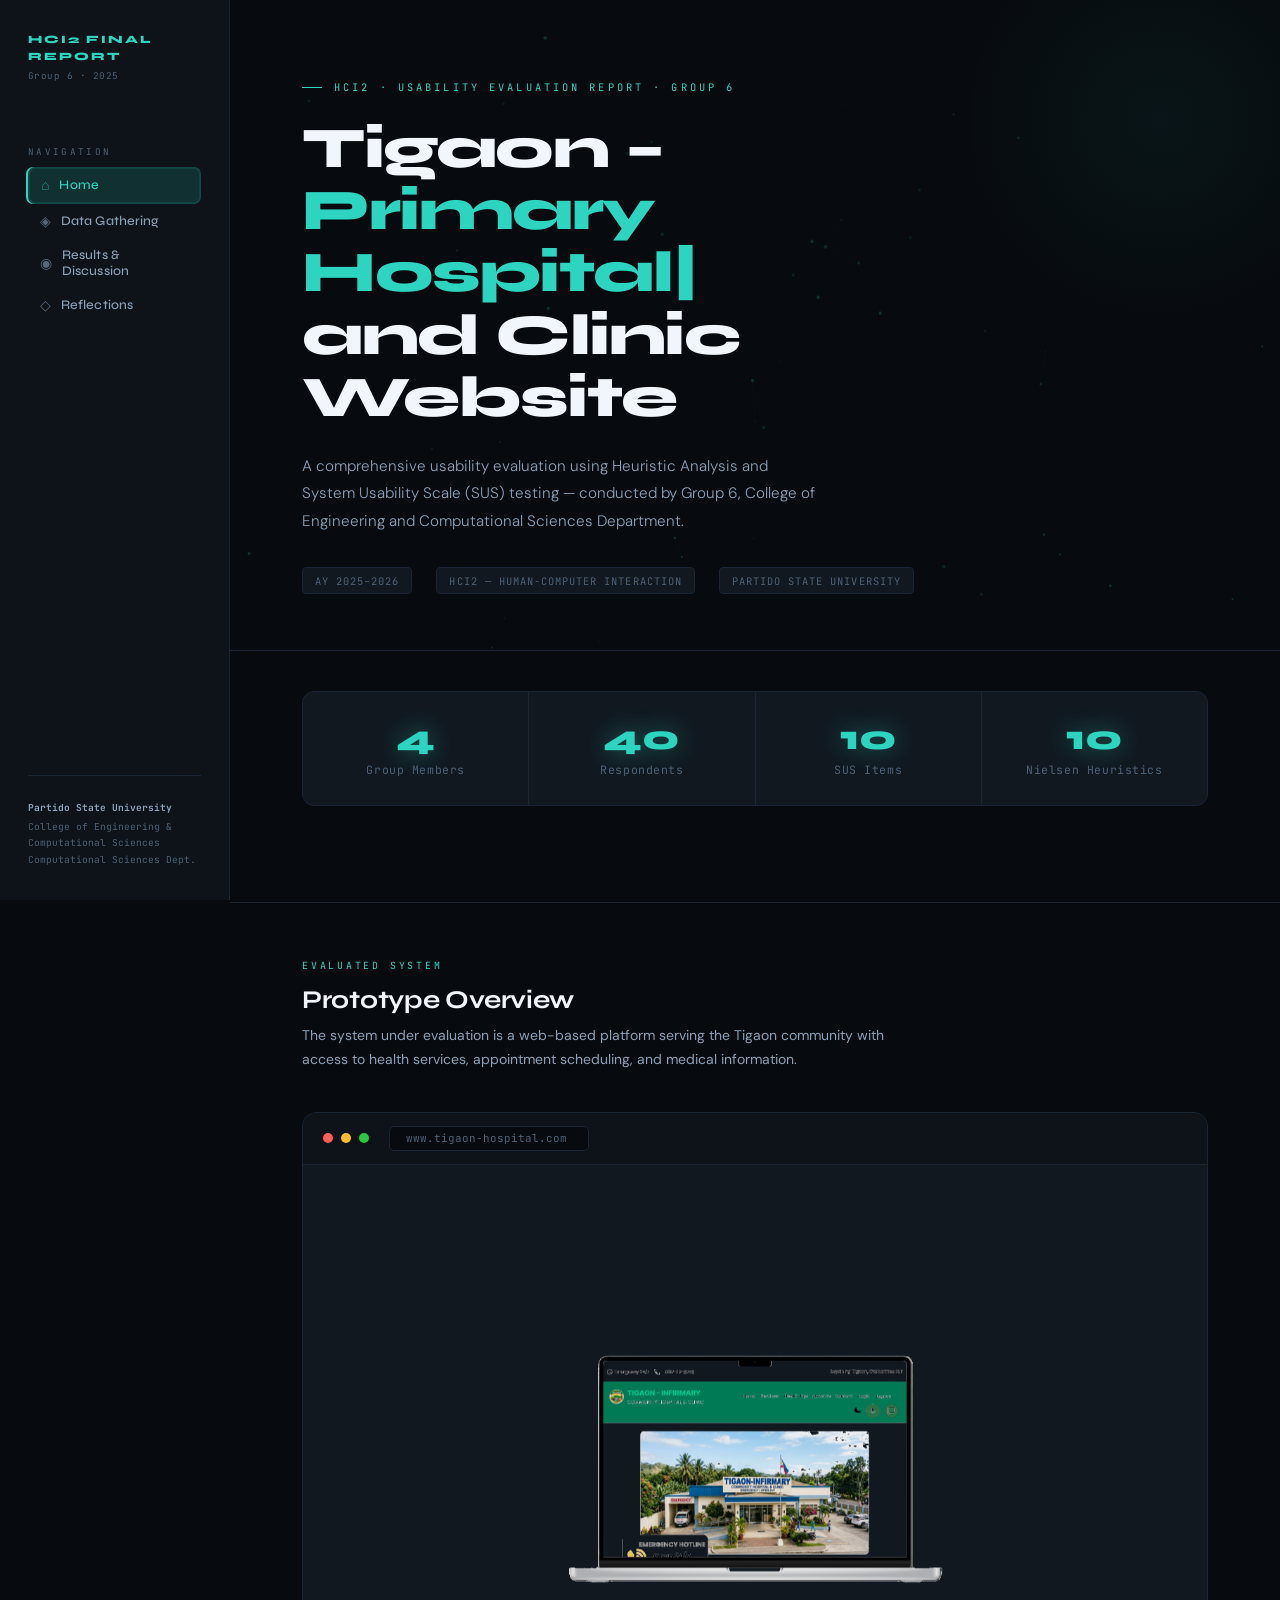
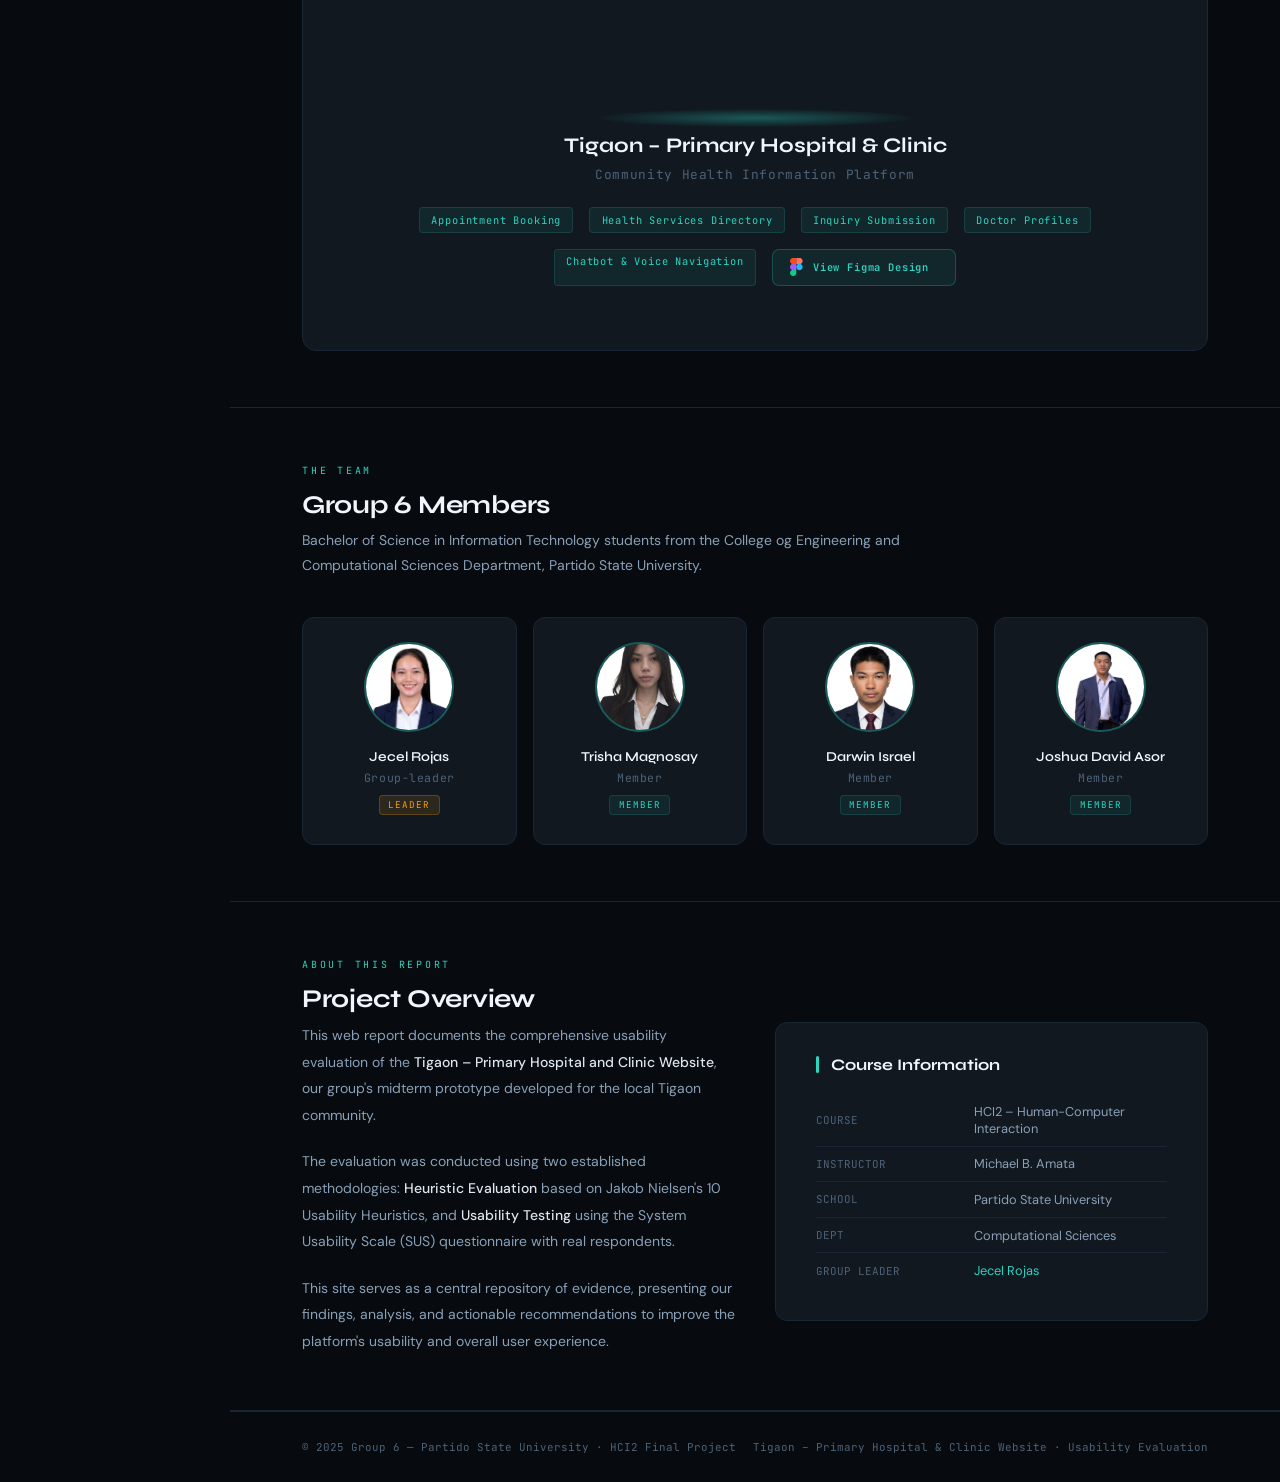
<file: index.html>
<!DOCTYPE html>
<html lang="en">

<head>
  <meta charset="UTF-8" />
  <meta name="viewport" content="width=device-width, initial-scale=1.0" />
  <title>Tigaon Hospital HCI Evaluation — Home</title>
  <link rel="stylesheet" href="style.css" />
</head>

<body>

  <button class="hamburger" onclick="toggleSidebar()">☰</button>
  <div class="overlay" id="overlay" onclick="toggleSidebar()"></div>

  <!-- ─── SIDEBAR ─── -->
  <aside class="sidebar" id="sidebar">
    <div class="sidebar-brand">
      <div class="sidebar-brand-title">HCI2 Final<br />Report</div>
      <div class="sidebar-brand-sub">Group 6 · 2025</div>
    </div>

    <div class="sidebar-section-label">Navigation</div>
    <ul class="sidebar-nav">
      <li><a href="index.html" class="active"><span class="nav-icon">⌂</span> Home</a></li>
      <li><a href="data-gathering.html"><span class="nav-icon">◈</span> Data Gathering</a></li>
      <li><a href="results.html"><span class="nav-icon">◉</span> Results &amp; Discussion</a></li>
      <li><a href="reflections.html"><span class="nav-icon">◇</span> Reflections</a></li>
    </ul>

    <hr class="sidebar-divider" />

    <div class="sidebar-footer">
      <strong>Partido State University</strong>
      College of Engineering &amp; Computational Sciences<br />
      Computational Sciences Dept.
    </div>
  </aside>

  <!-- ─── MAIN ─── -->
  <main class="main">

    <!-- PAGE HEADER -->
    <header class="page-header">
      <div class="page-label anim anim-1">HCI2 · Usability Evaluation Report · Group 6</div>
      <h1 class="page-title anim anim-2">
        Tigaon – <span>Primary Hospital</span><br />and Clinic Website
      </h1>
      <p class="page-subtitle anim anim-3">
        A comprehensive usability evaluation using Heuristic Analysis and System Usability Scale (SUS) testing —
        conducted by Group 6, College of Engineering and Computational Sciences Department.
      </p>
      <div class="page-meta anim anim-4">
        <span class="meta-tag">AY 2025–2026</span>
        <span class="meta-tag">HCI2 — Human-Computer Interaction</span>
        <span class="meta-tag">Partido State University</span>
      </div>
    </header>

    <!-- STATS -->
    <section class="section" style="padding-top:2.5rem; padding-bottom:2.5rem;">
      <div class="stats-row anim anim-3">
        <div class="stat-item">
          <div class="stat-num">4</div>
          <div class="stat-label">Group Members</div>
        </div>
        <div class="stat-item">
          <div class="stat-num">40</div>
          <div class="stat-label">Respondents</div>
        </div>
        <div class="stat-item">
          <div class="stat-num">10</div>
          <div class="stat-label">SUS Items</div>
        </div>
        <div class="stat-item">
          <div class="stat-num">10</div>
          <div class="stat-label">Nielsen Heuristics</div>
        </div>
      </div>
    </section>

    <!-- PROTOTYPE SHOWCASE -->
    <section class="section">
      <div class="section-label anim anim-1">Evaluated System</div>
      <h2 class="section-title anim anim-2">Prototype Overview</h2>
      <p class="section-desc anim anim-3">
        The system under evaluation is a web-based platform serving the Tigaon community with access to health services,
        appointment scheduling, and medical information.
      </p>

      <div class="prototype-showcase anim anim-4">
        <div class="prototype-bar">
          <div class="dot dot-r"></div>
          <div class="dot dot-y"></div>
          <div class="dot dot-g"></div>
          <div class="url-bar">www.tigaon-hospital.com</div>
        </div>
        <div class="prototype-content">
          <div id="proto-float-wrap" style="position:relative;display:inline-block;margin-bottom:1.5rem;">
            <img id="proto-laptop" src="prototype/PROTOTYPE OVERVIEW.png" alt="Prototype Overview"
              style="width:480px;height:480px;object-fit:contain;display:block;" loading="lazy" />
            <div id="proto-shadow" style="
              position:absolute;bottom:-18px;left:50%;
              transform:translateX(-50%);
              width:65%;height:18px;
              background:radial-gradient(ellipse,rgba(45,212,191,0.35) 0%,transparent 75%);
              border-radius:50%;pointer-events:none;">
            </div>
          </div>
          <div class="proto-name">Tigaon – Primary Hospital &amp; Clinic</div>
          <div class="proto-tagline">Community Health Information Platform</div>
          <div class="proto-features">
            <span class="proto-feature">Appointment Booking</span>
            <span class="proto-feature">Health Services Directory</span>
            <span class="proto-feature">Inquiry Submission</span>
            <span class="proto-feature">Doctor Profiles</span>
            <span class="proto-feature">Chatbot &amp; Voice Navigation</span>
            <a href="https://www.figma.com/proto/S35bMvmRMVVDkC00Hvi6rk/TIGAON-INFIRMARY?node-id=0-1&t=dNKPZvSerMMbgXs1-1"
              target="_blank" rel="noopener noreferrer" style="
  display: inline-flex;
  align-items: center;
  gap: 10px;
  text-decoration: none;
  font-family: 'Syne', sans-serif;
  font-size: 0.82rem;
  font-weight: 600;
  letter-spacing: 0.01em;
  color: var(--accent);
  background: var(--accent-dim);
  border: 1px solid rgba(45, 212, 191, 0.25);
  padding: 0.55rem 1rem;
  border-radius: 7px;
  transition: all 0.2s;
">
              <svg width="14" height="18" viewBox="0 0 38 57" fill="none" xmlns="http://www.w3.org/2000/svg"
                aria-hidden="true">
                <path d="M10 57C15.523 57 20 52.523 20 47V37H10C4.477 37 0 41.477 0 47C0 52.523 4.477 57 10 57Z"
                  fill="#0ACF83" />
                <path d="M0 28.5C0 22.977 4.477 18.5 10 18.5H20V38.5H10C4.477 38.5 0 34.023 0 28.5Z" fill="#A259FF" />
                <path d="M0 9.5C0 3.977 4.477-.5 10-.5H20V19.5H10C4.477 19.5 0 15.023 0 9.5Z" fill="#F24E1E" />
                <path d="M20-.5H30C35.523-.5 40 3.977 40 9.5C40 15.023 35.523 19.5 30 19.5H20V-.5Z" fill="#FF7262" />
                <path
                  d="M40 28.5C40 34.023 35.523 38.5 30 38.5C24.477 38.5 20 34.023 20 28.5C20 22.977 24.477 18.5 30 18.5C35.523 18.5 40 22.977 40 28.5Z"
                  fill="#1ABCFE" />
              </svg>
              <span class="proto-feature" style="background:none; border:none; padding:0; color:inherit;">
                View Figma Design
              </span>
              <i class="ti ti-arrow-up-right" aria-hidden="true" style="font-size:0.78rem; opacity:0.55;"></i>
            </a>
            </a>
          </div>
        </div>
      </div>
    </section>

    <!-- GROUP MEMBERS -->
    <section class="section">
      <div class="section-label anim anim-1">The Team</div>
      <h2 class="section-title anim anim-2">Group 6 Members</h2>
      <p class="section-desc anim anim-3">
        Bachelor of Science in Information Technology students from the College og Engineering and Computational
        Sciences Department, Partido State
        University.
      </p>

      <div class="members-grid anim anim-4">
        <div class="member-card">
          <div class="member-avatar"
            style="width:90px;height:90px;overflow:hidden;border-radius:50%;border:2px solid rgba(45,212,191,0.3);margin:0 auto 1rem;">
            <img src="the-team/Jecel Rojas.png" alt="Jecel Rojas"
              style="width:100%;height:100%;object-fit:cover;display:block;" />
          </div>
          <div class="member-name">Jecel Rojas</div>
          <div class="member-role">Group-leader</div>
          <span class="badge badge-leader">Leader</span>
        </div>
        <div class="member-card">
          <div class="member-avatar"
            style="width:90px;height:90px;overflow:hidden;border-radius:50%;border:2px solid rgba(45,212,191,0.3);margin:0 auto 1rem;">
            <img src="the-team/Trisha Magnosay.png" alt="Trisha Magnosay"
              style="width:100%;height:100%;object-fit:cover;display:block;" />
          </div>
          <div class="member-name">Trisha Magnosay</div>
          <div class="member-role">Member</div>
          <span class="badge badge-member">Member</span>
        </div>
        <div class="member-card">
          <div class="member-avatar"
            style="width:90px;height:90px;overflow:hidden;border-radius:50%;border:2px solid rgba(45,212,191,0.3);margin:0 auto 1rem;">
            <img src="the-team/Israel Darwin.png" alt="Israel Darwin"
              style="width:100%;height:100%;object-fit:cover;display:block;" />
          </div>
          <div class="member-name">Darwin Israel</div>
          <div class="member-role">Member</div>
          <span class="badge badge-member">Member</span>
        </div>
        <div class="member-card">
          <div class="member-avatar"
            style="width:90px;height:90px;overflow:hidden;border-radius:50%;border:2px solid rgba(45,212,191,0.3);margin:0 auto 1rem;">
            <img src="the-team/Joshua David Asor.png" alt="Joshua David Asor"
              style="width:100%;height:100%;object-fit:cover;display:block;" />
          </div>
          <div class="member-name">Joshua David Asor</div>
          <div class="member-role">Member</div>
          <span class="badge badge-member">Member</span>
        </div>
      </div>
    </section>

    <!-- ABOUT PROJECT -->
    <section class="section">
      <div class="section-label">About This Report</div>
      <h2 class="section-title">Project Overview</h2>
      <div class="two-col">
        <div class="prose">
          <p>
            This web report documents the comprehensive usability evaluation of the <strong>Tigaon – Primary Hospital
              and Clinic Website</strong>, our group's midterm prototype developed for the local Tigaon community.
          </p>
          <p>
            The evaluation was conducted using two established methodologies: <strong>Heuristic Evaluation</strong>
            based on Jakob Nielsen's 10 Usability Heuristics, and <strong>Usability Testing</strong> using the System
            Usability Scale (SUS) questionnaire with real respondents.
          </p>
          <p>
            This site serves as a central repository of evidence, presenting our findings, analysis, and actionable
            recommendations to improve the platform's usability and overall user experience.
          </p>
        </div>
        <div>
          <div class="document-card">
            <h3><span class="accent-bar"></span>Course Information</h3>
            <table style="width:100%;font-size:0.8rem;border-collapse:collapse;">
              <tr style="border-bottom:1px solid var(--border)">
                <td
                  style="padding:0.55rem 0;color:var(--text-muted);font-family:'JetBrains Mono',monospace;font-size:0.68rem;width:45%">
                  COURSE</td>
                <td style="padding:0.55rem 0;color:var(--text-dim)">HCI2 – Human-Computer Interaction</td>
              </tr>
              <tr style="border-bottom:1px solid var(--border)">
                <td
                  style="padding:0.55rem 0;color:var(--text-muted);font-family:'JetBrains Mono',monospace;font-size:0.68rem">
                  INSTRUCTOR</td>
                <td style="padding:0.55rem 0;color:var(--text-dim)">Michael B. Amata</td>
              </tr>
              <tr style="border-bottom:1px solid var(--border)">
                <td
                  style="padding:0.55rem 0;color:var(--text-muted);font-family:'JetBrains Mono',monospace;font-size:0.68rem">
                  SCHOOL</td>
                <td style="padding:0.55rem 0;color:var(--text-dim)">Partido State University</td>
              </tr>
              <tr style="border-bottom:1px solid var(--border)">
                <td
                  style="padding:0.55rem 0;color:var(--text-muted);font-family:'JetBrains Mono',monospace;font-size:0.68rem">
                  DEPT</td>
                <td style="padding:0.55rem 0;color:var(--text-dim)">Computational Sciences</td>
              </tr>
              <tr>
                <td
                  style="padding:0.55rem 0;color:var(--text-muted);font-family:'JetBrains Mono',monospace;font-size:0.68rem">
                  GROUP LEADER</td>
                <td style="padding:0.55rem 0;color:var(--accent)">Jecel Rojas</td>
              </tr>
            </table>
          </div>
        </div>
      </div>
    </section>

    <footer class="site-footer">
      <span>© 2025 Group 6 — Partido State University · HCI2 Final Project</span>
      <span>Tigaon – Primary Hospital &amp; Clinic Website · Usability Evaluation</span>
    </footer>
  </main>

  <script>
    function toggleSidebar() {
      document.getElementById('sidebar').classList.toggle('open');
      document.getElementById('overlay').classList.toggle('open');
    }
  </script>
  <script src="animations.js"></script>
</body>

</html>
</file>
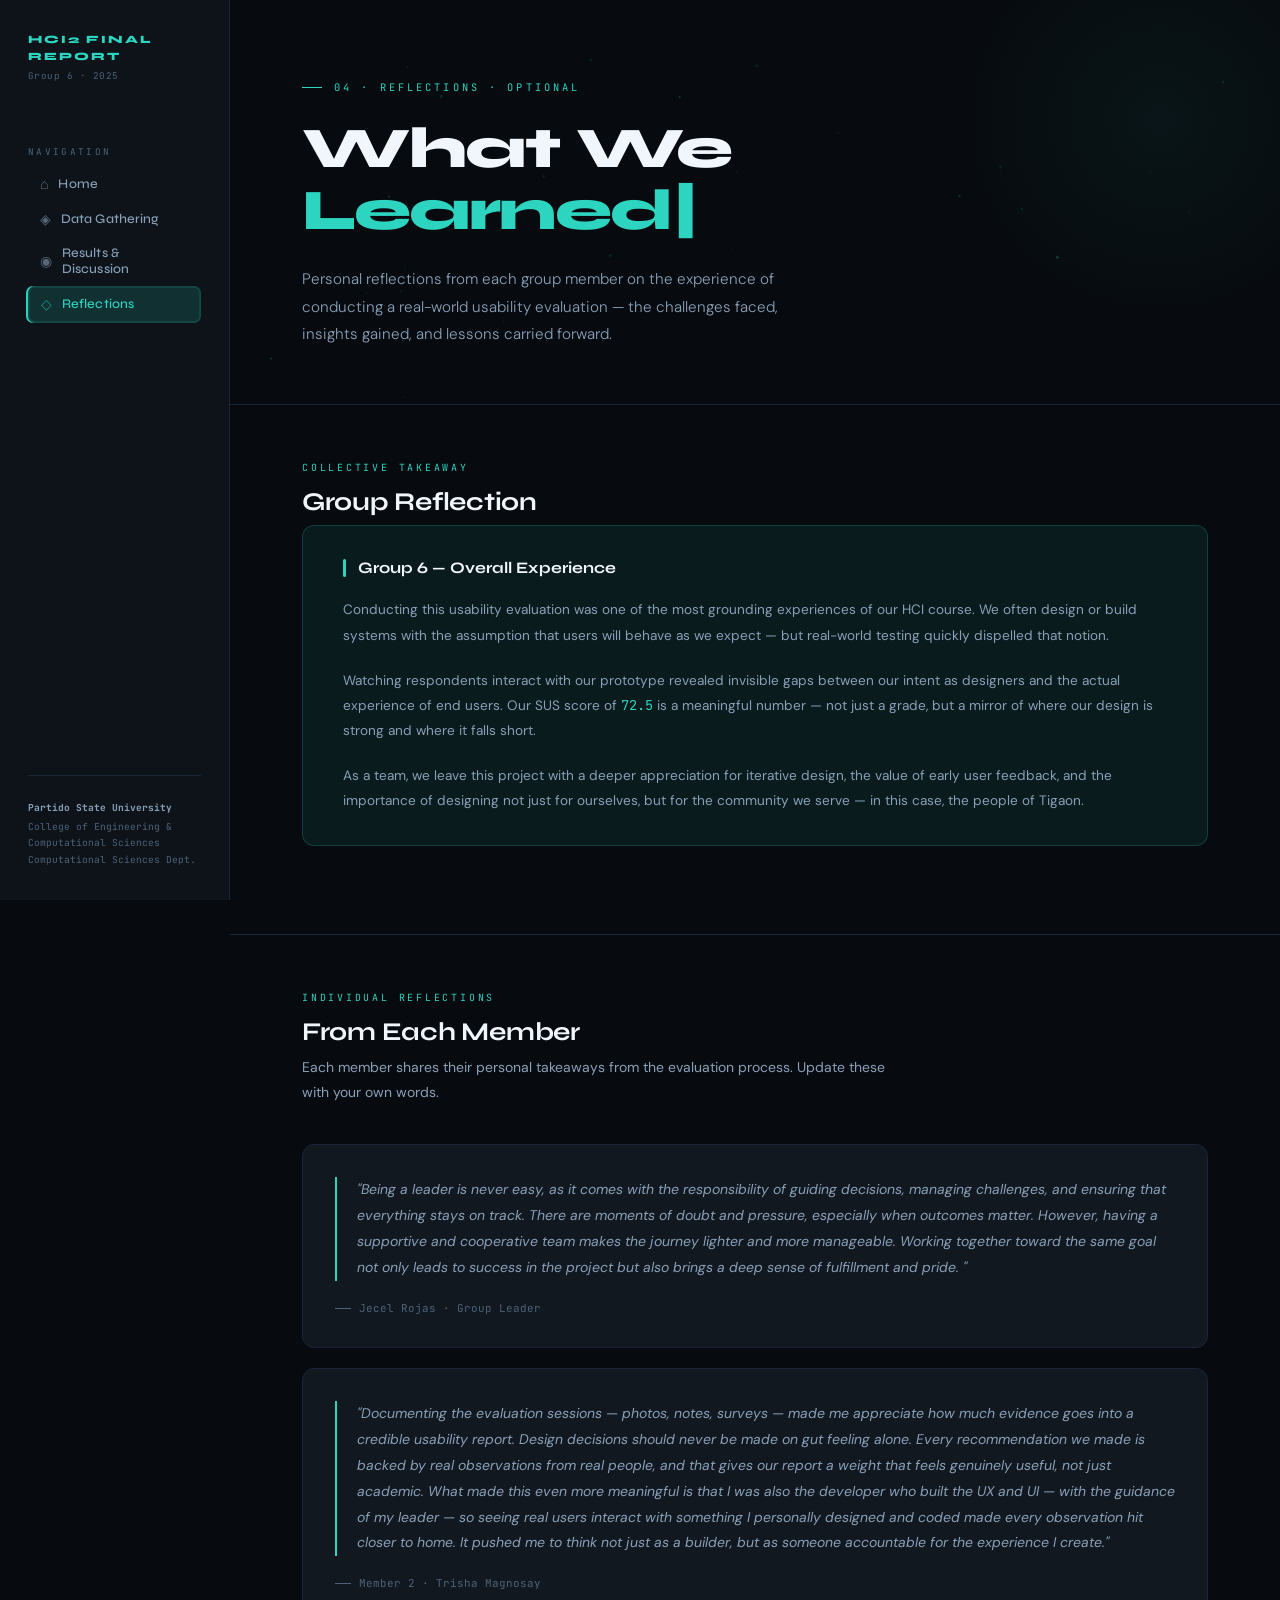
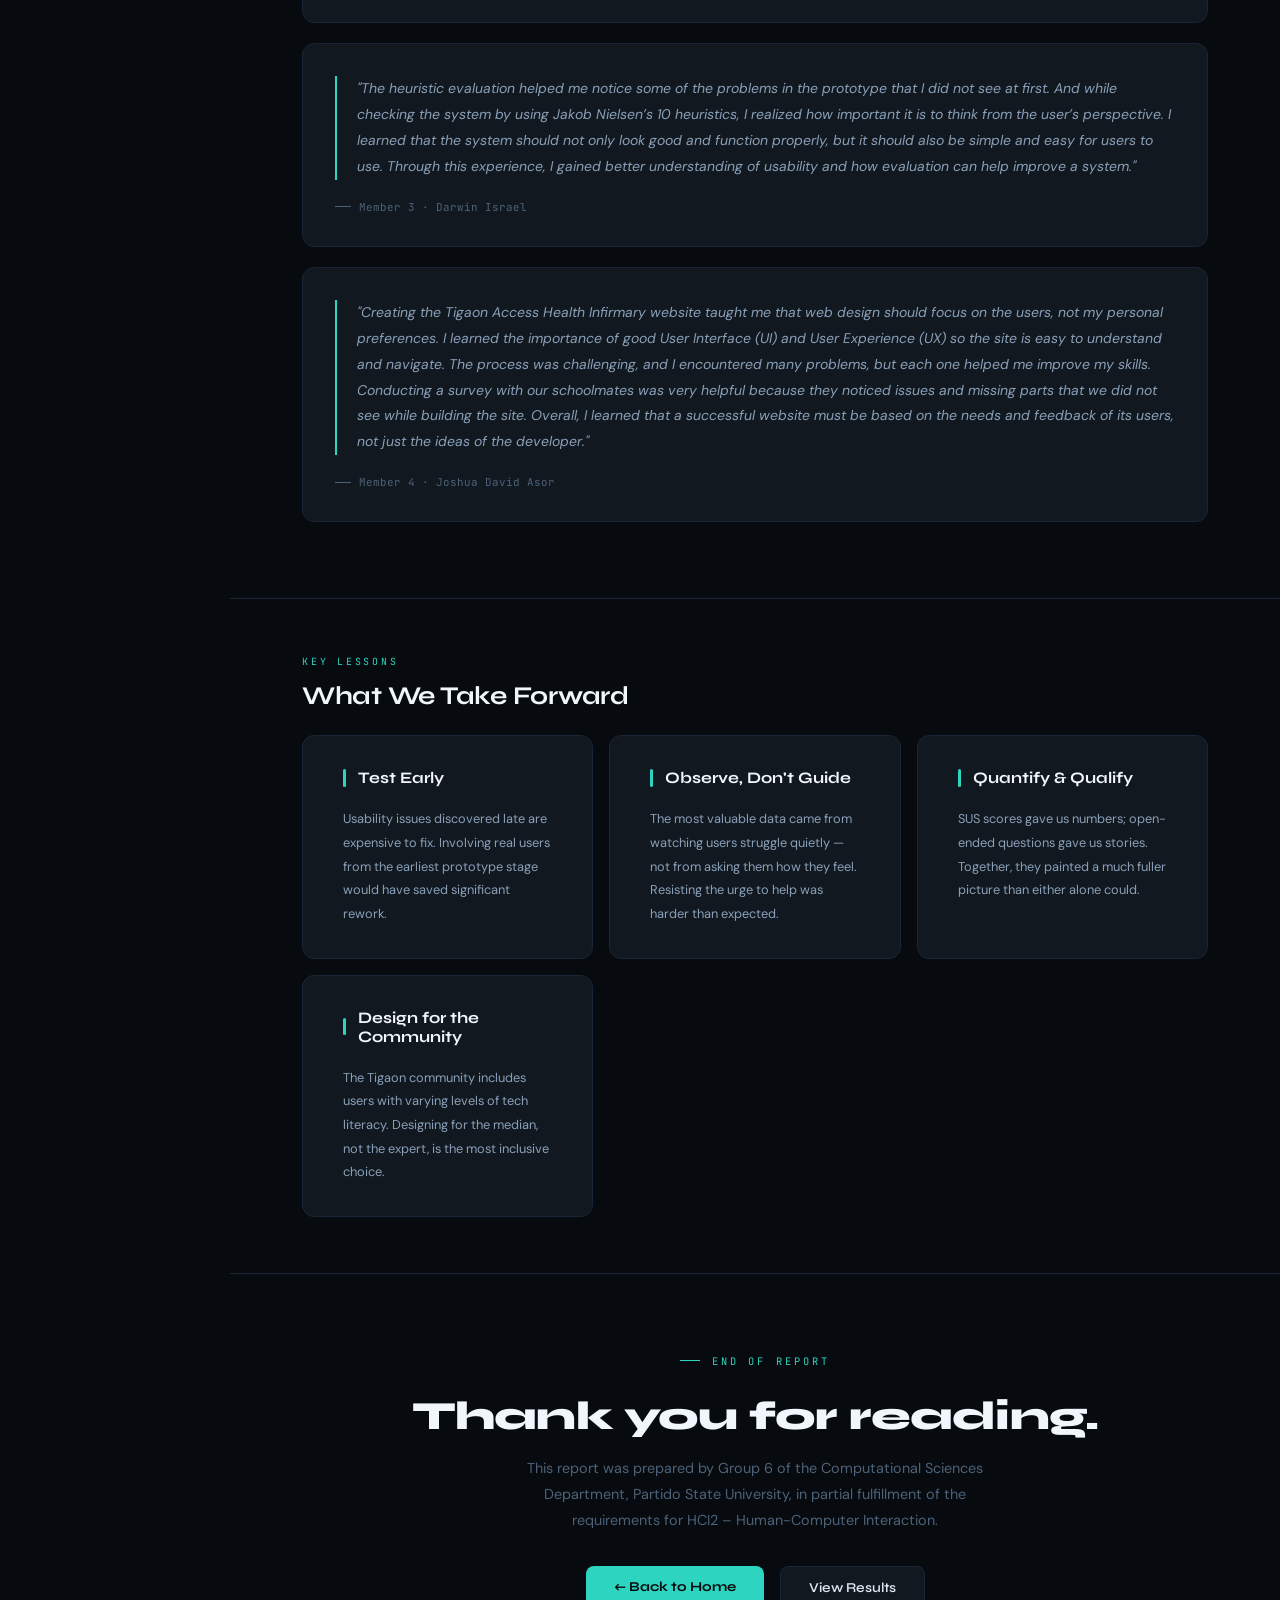
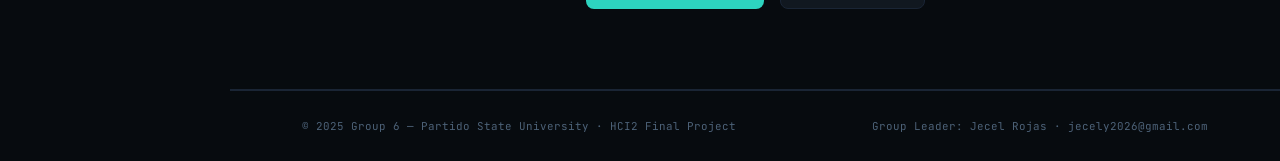
<file: reflections.html>
<!DOCTYPE html>
<html lang="en">

<head>
  <meta charset="UTF-8" />
  <meta name="viewport" content="width=device-width, initial-scale=1.0" />
  <title>Reflections — Tigaon Hospital HCI Evaluation</title>
  <link rel="stylesheet" href="style.css" />
</head>

<body>

  <button class="hamburger" onclick="toggleSidebar()">☰</button>
  <div class="overlay" id="overlay" onclick="toggleSidebar()"></div>

  <!-- ─── SIDEBAR ─── -->
  <aside class="sidebar" id="sidebar">
    <div class="sidebar-brand">
      <div class="sidebar-brand-title">HCI2 Final<br />Report</div>
      <div class="sidebar-brand-sub">Group 6 · 2025</div>
    </div>

    <div class="sidebar-section-label">Navigation</div>
    <ul class="sidebar-nav">
      <li><a href="index.html"><span class="nav-icon">⌂</span> Home</a></li>
      <li><a href="data-gathering.html"><span class="nav-icon">◈</span> Data Gathering</a></li>
      <li><a href="results.html"><span class="nav-icon">◉</span> Results &amp; Discussion</a></li>
      <li><a href="reflections.html" class="active"><span class="nav-icon">◇</span> Reflections</a></li>
    </ul>

    <hr class="sidebar-divider" />
    <div class="sidebar-footer">
      <strong>Partido State University</strong>
      College of Engineering &amp; Computational Sciences<br />
      Computational Sciences Dept.
    </div>
  </aside>

  <!-- ─── MAIN ─── -->
  <main class="main">

    <!-- PAGE HEADER -->
    <header class="page-header">
      <div class="page-label anim anim-1">04 · Reflections · Optional</div>
      <h1 class="page-title anim anim-2">What We<br /><span>Learned</span></h1>
      <p class="page-subtitle anim anim-3">
        Personal reflections from each group member on the experience of conducting a real-world usability evaluation —
        the challenges faced, insights gained, and lessons carried forward.
      </p>
    </header>

    <!-- GROUP REFLECTION -->
    <section class="section">
      <div class="section-label anim anim-1">Collective Takeaway</div>
      <h2 class="section-title anim anim-2">Group Reflection</h2>

      <div class="document-card anim anim-3" style="border-color:rgba(45,212,191,0.2);background:var(--accent-dim)">
        <h3><span class="accent-bar"></span>Group 6 — Overall Experience</h3>
        <p>
          Conducting this usability evaluation was one of the most grounding experiences of our HCI course. We often
          design or build systems with the assumption that users will behave as we expect — but real-world testing
          quickly dispelled that notion.
        </p>
        <p>
          Watching respondents interact with our prototype revealed invisible gaps between our intent as designers and
          the actual experience of end users. Our SUS score of <span
            style="color:var(--accent);font-family:'JetBrains Mono',monospace">72.5</span> is a meaningful number — not
          just a grade, but a mirror of where our design is strong and where it falls short.
        </p>
        <p style="margin:0">
          As a team, we leave this project with a deeper appreciation for iterative design, the value of early user
          feedback, and the importance of designing not just for ourselves, but for the community we serve — in this
          case, the people of Tigaon.
        </p>
      </div>
    </section>

    <!-- INDIVIDUAL REFLECTIONS -->
    <section class="section">
      <div class="section-label">Individual Reflections</div>
      <h2 class="section-title">From Each Member</h2>
      <p class="section-desc">
        Each member shares their personal takeaways from the evaluation process. Update these with your own words.
      </p>

      <div class="reflection-card">
        <blockquote>
          "Being a leader is never easy, as it comes with the responsibility of guiding decisions, managing challenges,
          and ensuring that everything stays on track. There are moments of doubt and pressure, especially when
          outcomes matter. However, having a supportive and cooperative team makes the journey lighter and
          more manageable. Working together toward the same goal not only leads to success in the project but also
          brings a deep sense of fulfillment and pride.
          "
        </blockquote>
        <div class="reflection-author">Jecel Rojas · Group Leader</div>
      </div>

      <div class="reflection-card">
        <blockquote>
          "Documenting the evaluation sessions — photos, notes, surveys — made me appreciate how much evidence goes into
          a credible usability report. Design decisions should never be made on gut feeling alone. Every recommendation
          we made
          is backed by real observations from real people, and that gives our report a weight that feels genuinely
          useful, not
          just academic. What made this even more meaningful is that I was also the developer who built the UX and UI —
          with the guidance
          of my leader — so seeing real users interact with something I personally designed and coded made every
          observation hit closer to home.
          It pushed me to think not just as a builder, but as someone accountable for the experience I create."
        </blockquote>
        <div class="reflection-author">Member 2 · Trisha Magnosay</div>
      </div>

      <div class="reflection-card">
        <blockquote>
          "The heuristic evaluation helped me notice some of the problems in the prototype that I did not see at first.
          And while checking the system by using Jakob Nielsen’s 10 heuristics, I realized how important it is to think
          from the user’s perspective. I learned that the system should not only look good and function properly, but it
          should also be simple and easy for users to use. Through this experience, I gained better understanding of
          usability
          and how evaluation can help improve a system."
        </blockquote>
        <div class="reflection-author">Member 3 · Darwin Israel</div>
      </div>

      <div class="reflection-card">
        <blockquote>
          "Creating the Tigaon Access Health Infirmary website taught me that web design should focus on the users, not
          my personal preferences.
          I learned the importance of good User Interface (UI) and User Experience (UX) so the site is easy to
          understand and navigate.
          The process was challenging, and I encountered many problems, but each one helped me improve my skills.
          Conducting a survey with our schoolmates
          was very helpful because they noticed issues and missing parts that we did not see while building the site.
          Overall, I learned that a successful website must be based on the needs and feedback of its users, not just
          the ideas of the developer."
        </blockquote>
        <div class="reflection-author">Member 4 · Joshua David Asor</div>
      </div>
    </section>

    <!-- LESSONS LEARNED -->
    <section class="section">
      <div class="section-label">Key Lessons</div>
      <h2 class="section-title">What We Take Forward</h2>

      <div style="display:grid;grid-template-columns:repeat(auto-fill,minmax(220px,1fr));gap:1rem;margin-top:1.5rem">
        <div class="document-card" style="margin-bottom:0">
          <h3><span class="accent-bar"></span>Test Early</h3>
          <p style="margin:0;font-size:0.8rem">Usability issues discovered late are expensive to fix. Involving real
            users from the earliest prototype stage would have saved significant rework.</p>
        </div>
        <div class="document-card" style="margin-bottom:0">
          <h3><span class="accent-bar"></span>Observe, Don't Guide</h3>
          <p style="margin:0;font-size:0.8rem">The most valuable data came from watching users struggle quietly — not
            from asking them how they feel. Resisting the urge to help was harder than expected.</p>
        </div>
        <div class="document-card" style="margin-bottom:0">
          <h3><span class="accent-bar"></span>Quantify &amp; Qualify</h3>
          <p style="margin:0;font-size:0.8rem">SUS scores gave us numbers; open-ended questions gave us stories.
            Together, they painted a much fuller picture than either alone could.</p>
        </div>
        <div class="document-card" style="margin-bottom:0">
          <h3><span class="accent-bar"></span>Design for the Community</h3>
          <p style="margin:0;font-size:0.8rem">The Tigaon community includes users with varying levels of tech literacy.
            Designing for the median, not the expert, is the most inclusive choice.</p>
        </div>
      </div>
    </section>

    <!-- CLOSING -->
    <section class="section" style="text-align:center;padding:5rem 4.5rem">
      <div class="page-label" style="justify-content:center">End of Report</div>
      <h2
        style="font-family:'Syne',sans-serif;font-size:2.5rem;font-weight:800;color:var(--white);letter-spacing:-0.02em;margin:1rem 0">
        Thank you for reading.
      </h2>
      <p style="color:var(--text-muted);max-width:480px;margin:0 auto 2rem;font-size:0.9rem;line-height:1.8">
        This report was prepared by Group 6 of the Computational Sciences Department, Partido State University, in
        partial fulfillment of the requirements for HCI2 – Human-Computer Interaction.
      </p>
      <div style="display:flex;gap:1rem;justify-content:center;flex-wrap:wrap">
        <a href="index.html"
          style="background:var(--accent);color:var(--bg);padding:0.75rem 1.75rem;border-radius:8px;text-decoration:none;font-family:'Syne',sans-serif;font-weight:700;font-size:0.85rem">←
          Back to Home</a>
        <a href="results.html"
          style="background:var(--surface-2);color:var(--text);padding:0.75rem 1.75rem;border-radius:8px;text-decoration:none;font-family:'Syne',sans-serif;font-weight:600;font-size:0.85rem;border:1px solid var(--border)">View
          Results</a>
      </div>
    </section>

    <footer class="site-footer">
      <span>© 2025 Group 6 — Partido State University · HCI2 Final Project</span>
      <span>Group Leader: Jecel Rojas · jecely2026@gmail.com</span>
    </footer>
  </main>

  <script>
    function toggleSidebar() {
      document.getElementById('sidebar').classList.toggle('open');
      document.getElementById('overlay').classList.toggle('open');
    }
  </script>
  <script src="animations.js"></script>
</body>

</html>
</file>
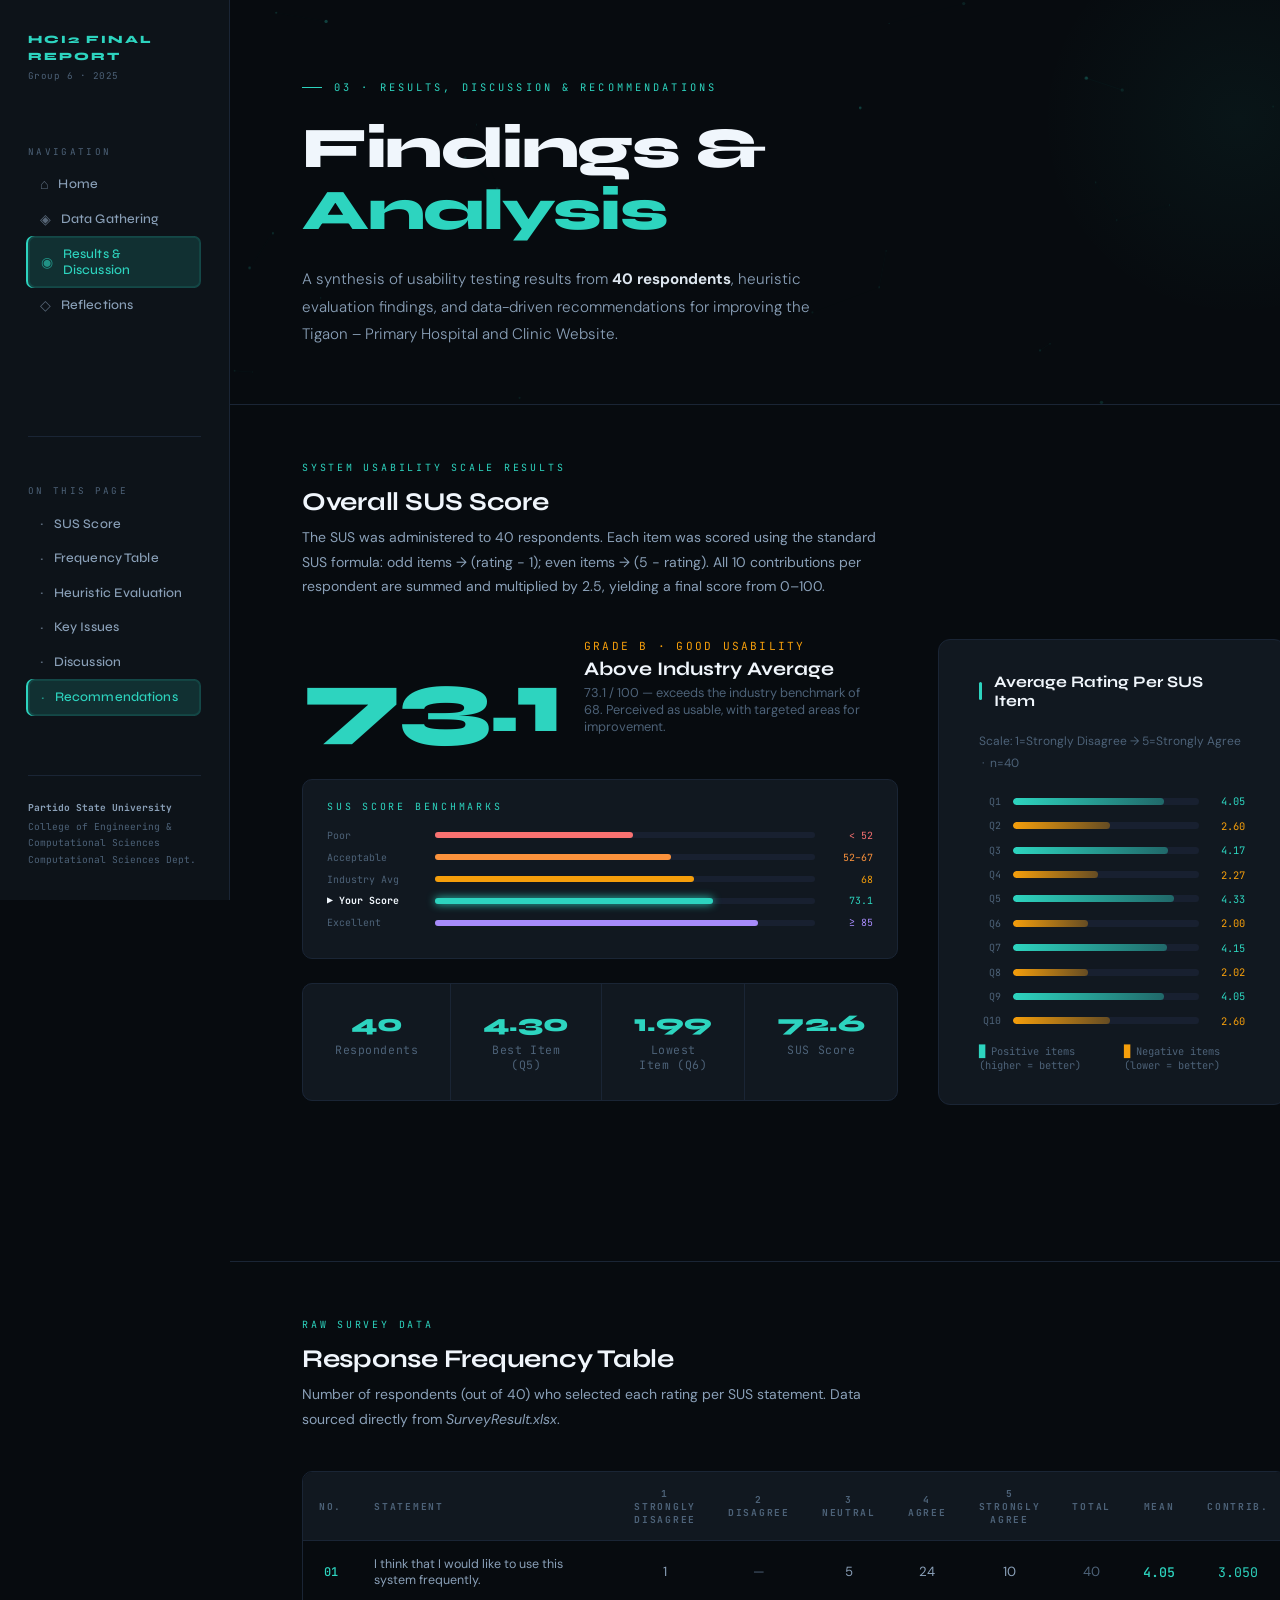
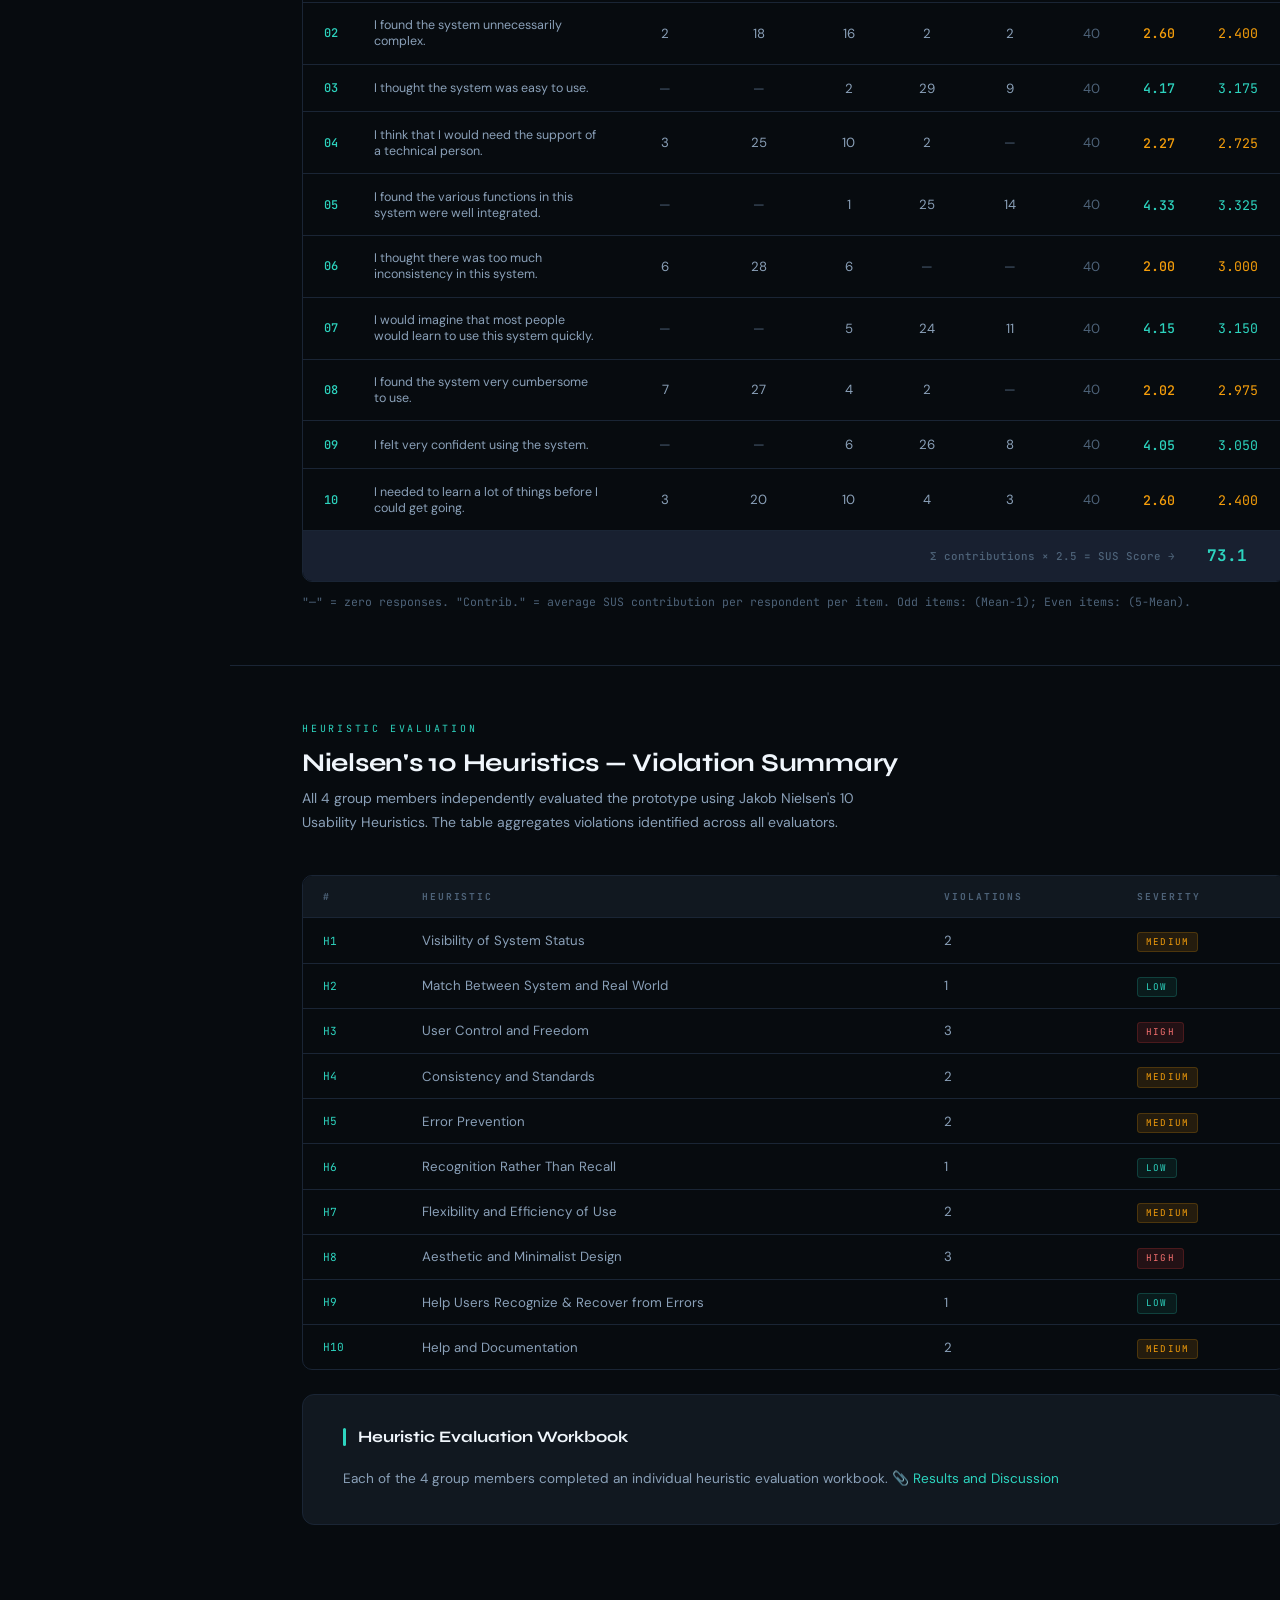
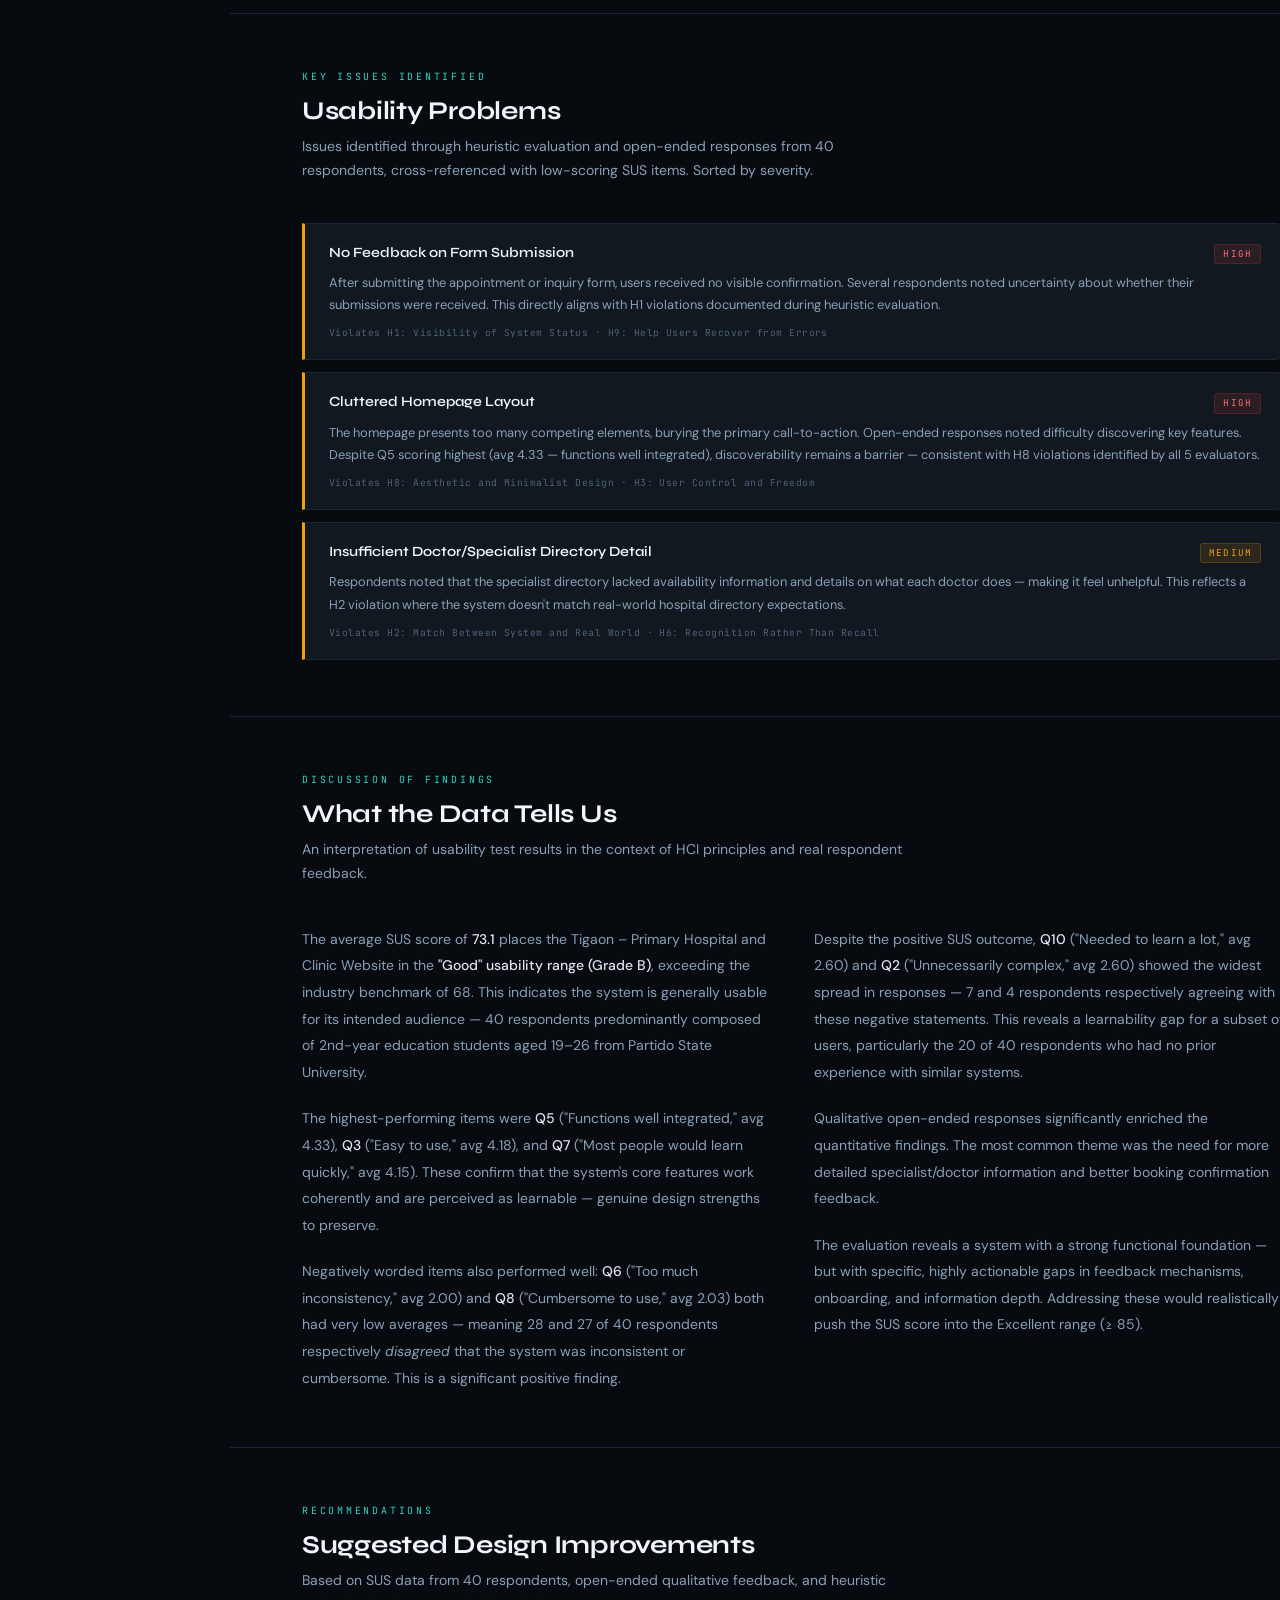
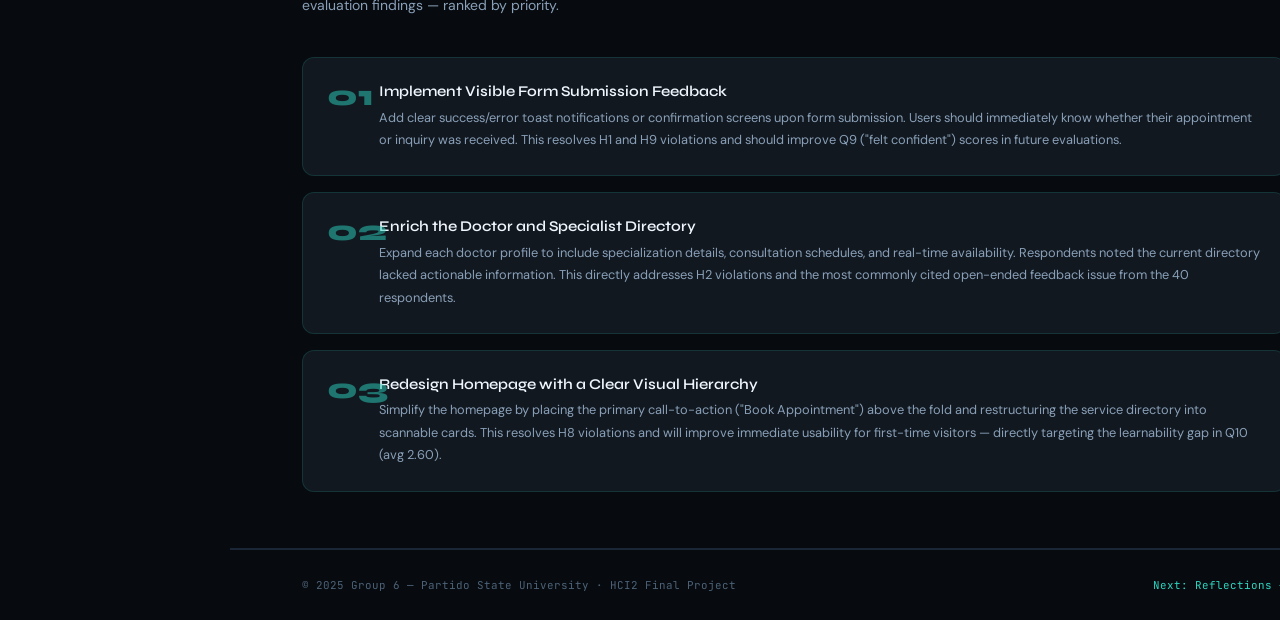
<file: results.html>
<!DOCTYPE html>
<html lang="en">

<head>
  <meta charset="UTF-8" />
  <meta name="viewport" content="width=device-width, initial-scale=1.0" />
  <title>Results &amp; Discussion — Tigaon Hospital HCI Evaluation</title>
  <link rel="stylesheet" href="style.css" />
</head>

<body>

  <button class="hamburger" onclick="toggleSidebar()">☰</button>
  <div class="overlay" id="overlay" onclick="toggleSidebar()"></div>

  <aside class="sidebar" id="sidebar">
    <div class="sidebar-brand">
      <div class="sidebar-brand-title">HCI2 Final<br />Report</div>
      <div class="sidebar-brand-sub">Group 6 · 2025</div>
    </div>
    <div class="sidebar-section-label">Navigation</div>
    <ul class="sidebar-nav">
      <li><a href="index.html"><span class="nav-icon">⌂</span> Home</a></li>
      <li><a href="data-gathering.html"><span class="nav-icon">◈</span> Data Gathering</a></li>
      <li><a href="results.html" class="active"><span class="nav-icon">◉</span> Results &amp; Discussion</a></li>
      <li><a href="reflections.html"><span class="nav-icon">◇</span> Reflections</a></li>
    </ul>
    <hr class="sidebar-divider" />
    <div class="sidebar-section-label">On This Page</div>
    <ul class="sidebar-nav">
      <li><a href="#sus-score"><span class="nav-icon">·</span> SUS Score</a></li>
      <li><a href="#frequency"><span class="nav-icon">·</span> Frequency Table</a></li>
      <li><a href="#heuristic"><span class="nav-icon">·</span> Heuristic Evaluation</a></li>
      <li><a href="#issues"><span class="nav-icon">·</span> Key Issues</a></li>
      <li><a href="#discussion"><span class="nav-icon">·</span> Discussion</a></li>
      <li><a href="#recommendations"><span class="nav-icon">·</span> Recommendations</a></li>
    </ul>
    <hr class="sidebar-divider" />
    <div class="sidebar-footer">
      <strong>Partido State University</strong>
      College of Engineering &amp; Computational Sciences<br />
      Computational Sciences Dept.
    </div>
  </aside>

  <main class="main">

    <header class="page-header">
      <div class="page-label anim anim-1">03 · Results, Discussion &amp; Recommendations</div>
      <h1 class="page-title anim anim-2">Findings &amp;<br /><span>Analysis</span></h1>
      <p class="page-subtitle anim anim-3">
        A synthesis of usability testing results from <strong style="color:var(--text)">40 respondents</strong>,
        heuristic evaluation findings, and data-driven recommendations for improving the Tigaon – Primary Hospital and
        Clinic Website.
      </p>
    </header>

    <!-- SUS SCORE -->
    <section class="section" id="sus-score">
      <div class="section-label anim anim-1">System Usability Scale Results</div>
      <h2 class="section-title anim anim-2">Overall SUS Score</h2>
      <p class="section-desc anim anim-3">
        The SUS was administered to 40 respondents. Each item was scored using the standard SUS formula: odd items →
        (rating − 1); even items → (5 − rating). All 10 contributions per respondent are summed and multiplied by 2.5,
        yielding a final score from 0–100.
      </p>

      <div class="two-col anim anim-3" style="margin-bottom:3rem;align-items:start;">
        <!-- Left: big score + benchmarks -->
        <div>
          <div class="score-hero" style="margin-bottom:2rem">
            <div class="sus-score-big">73.1</div>
            <div class="score-details">
              <div class="score-grade">Grade B · Good Usability</div>
              <div class="score-interpretation">Above Industry Average</div>
              <div class="score-desc">73.1 / 100 — exceeds the industry benchmark of 68. Perceived as usable, with
                targeted areas for improvement.</div>
            </div>
          </div>

          <div
            style="background:var(--surface-2);border:1px solid var(--border);border-radius:10px;padding:1.25rem 1.5rem;margin-bottom:1.5rem">
            <div class="section-label" style="margin-bottom:1rem">SUS Score Benchmarks</div>
            <div id="benchmarks"></div>
          </div>

          <div class="stats-row" style="border-radius:10px">
            <div class="stat-item">
              <div class="stat-num" style="font-size:1.5rem">40</div>
              <div class="stat-label">Respondents</div>
            </div>
            <div class="stat-item">
              <div class="stat-num" style="font-size:1.5rem">4.33</div>
              <div class="stat-label">Best Item (Q5)</div>
            </div>
            <div class="stat-item">
              <div class="stat-num" style="font-size:1.5rem">2.00</div>
              <div class="stat-label">Lowest Item (Q6)</div>
            </div>
            <div class="stat-item">
              <div class="stat-num" style="font-size:1.5rem">73.1</div>
              <div class="stat-label">SUS Score</div>
            </div>
          </div>
        </div>

        <!-- Right: per-item bars -->
        <div>
          <div class="document-card" style="margin-bottom:0">
            <h3><span class="accent-bar"></span>Average Rating Per SUS Item</h3>
            <p style="font-size:0.75rem;color:var(--text-muted);margin-bottom:1.25rem">Scale: 1=Strongly Disagree →
              5=Strongly Agree &nbsp;·&nbsp; n=40</p>
            <div id="item-bars"></div>
            <div
              style="display:flex;gap:1.25rem;margin-top:1rem;font-size:0.65rem;font-family:'JetBrains Mono',monospace;color:var(--text-muted)">
              <span><span style="color:var(--accent)">█</span> Positive items (higher = better)</span>
              <span><span style="color:var(--accent-2)">█</span> Negative items (lower = better)</span>
            </div>
          </div>
        </div>
      </div>
    </section>

    <!-- FREQUENCY TABLE -->
    <section class="section" id="frequency">
      <div class="section-label">Raw Survey Data</div>
      <h2 class="section-title">Response Frequency Table</h2>
      <p class="section-desc">
        Number of respondents (out of 40) who selected each rating per SUS statement. Data sourced directly from
        <em>SurveyResult.xlsx</em>.
      </p>

      <div class="sus-table-wrap">
        <table class="sus-table">
          <thead>
            <tr>
              <th>No.</th>
              <th>Statement</th>
              <th>1<br />Strongly<br />Disagree</th>
              <th>2<br />Disagree</th>
              <th>3<br />Neutral</th>
              <th>4<br />Agree</th>
              <th>5<br />Strongly<br />Agree</th>
              <th>Total</th>
              <th>Mean</th>
              <th>Contrib.</th>
            </tr>
          </thead>
          <tbody id="freq-tbody"></tbody>
        </table>
      </div>
      <p style="font-size:0.72rem;color:var(--text-muted);margin-top:0.75rem;font-family:'JetBrains Mono',monospace;">
        "—" = zero responses. "Contrib." = average SUS contribution per respondent per item. Odd items: (Mean−1); Even
        items: (5−Mean).
      </p>
    </section>

    <!-- HEURISTIC -->
    <section class="section" id="heuristic">
      <div class="section-label">Heuristic Evaluation</div>
      <h2 class="section-title">Nielsen's 10 Heuristics — Violation Summary</h2>
      <p class="section-desc">
        All 4 group members independently evaluated the prototype using Jakob Nielsen's 10 Usability Heuristics. The
        table aggregates violations identified across all evaluators.
      </p>

      <div class="demo-table-wrap">
        <table class="demo-table">
          <thead>
            <tr>
              <th>#</th>
              <th>Heuristic</th>
              <th>Violations</th>
              <th>Severity</th>
            </tr>
          </thead>
          <tbody>
            <tr>
              <td>H1</td>
              <td>Visibility of System Status</td>
              <td>2</td>
              <td><span class="severity severity-medium">Medium</span></td>
            </tr>
            <tr>
              <td>H2</td>
              <td>Match Between System and Real World</td>
              <td>1</td>
              <td><span class="severity severity-low">Low</span></td>
            </tr>
            <tr>
              <td>H3</td>
              <td>User Control and Freedom</td>
              <td>3</td>
              <td><span class="severity severity-high">High</span></td>
            </tr>
            <tr>
              <td>H4</td>
              <td>Consistency and Standards</td>
              <td>2</td>
              <td><span class="severity severity-medium">Medium</span></td>
            </tr>
            <tr>
              <td>H5</td>
              <td>Error Prevention</td>
              <td>2</td>
              <td><span class="severity severity-medium">Medium</span></td>
            </tr>
            <tr>
              <td>H6</td>
              <td>Recognition Rather Than Recall</td>
              <td>1</td>
              <td><span class="severity severity-low">Low</span></td>
            </tr>
            <tr>
              <td>H7</td>
              <td>Flexibility and Efficiency of Use</td>
              <td>2</td>
              <td><span class="severity severity-medium">Medium</span></td>
            </tr>
            <tr>
              <td>H8</td>
              <td>Aesthetic and Minimalist Design</td>
              <td>3</td>
              <td><span class="severity severity-high">High</span></td>
            </tr>
            <tr>
              <td>H9</td>
              <td>Help Users Recognize &amp; Recover from Errors</td>
              <td>1</td>
              <td><span class="severity severity-low">Low</span></td>
            </tr>
            <tr>
              <td>H10</td>
              <td>Help and Documentation</td>
              <td>2</td>
              <td><span class="severity severity-medium">Medium</span></td>
            </tr>
          </tbody>
        </table>
      </div>
      <div class="document-card" style="margin-top:1.5rem">
        <h3><span class="accent-bar"></span>Heuristic Evaluation Workbook</h3>
        <p style="margin:0">Each of the 4 group members completed an individual heuristic evaluation workbook.
          📎 <a href="Results_Discussion_Group6.pdf"
            style="color:var(--accent);text-decoration:none;font-size:0.85rem">Results and Discussion</a>
        </p>
      </div>
    </section>

    <!-- KEY ISSUES -->
    <section class="section" id="issues">
      <div class="section-label">Key Issues Identified</div>
      <h2 class="section-title">Usability Problems</h2>
      <p class="section-desc">
        Issues identified through heuristic evaluation and open-ended responses from 40 respondents, cross-referenced
        with low-scoring SUS items. Sorted by severity.
      </p>

      <div class="issues-list">
        <div class="issue-card">
          <div class="issue-header">
            <h4>No Feedback on Form Submission</h4><span class="severity severity-high">High</span>
          </div>
          <p>After submitting the appointment or inquiry form, users received no visible confirmation. Several
            respondents noted uncertainty about whether their submissions were received. This directly aligns with H1
            violations documented during heuristic evaluation.</p>
          <div class="heuristic-tag">Violates H1: Visibility of System Status · H9: Help Users Recover from Errors</div>
        </div>

        <div class="issue-card">
          <div class="issue-header">
            <h4>Cluttered Homepage Layout</h4><span class="severity severity-high">High</span>
          </div>
          <p>The homepage presents too many competing elements, burying the primary call-to-action. Open-ended responses
            noted difficulty discovering key features. Despite Q5 scoring highest (avg 4.33 — functions well
            integrated), discoverability remains a barrier — consistent with H8 violations identified by all 5
            evaluators.</p>
          <div class="heuristic-tag">Violates H8: Aesthetic and Minimalist Design · H3: User Control and Freedom</div>
        </div>

        <div class="issue-card">
          <div class="issue-header">
            <h4>Insufficient Doctor/Specialist Directory Detail</h4><span class="severity severity-medium">Medium</span>
          </div>
          <p>Respondents noted that the specialist directory lacked availability information and details on what each
            doctor does — making it feel unhelpful. This reflects a H2 violation where the system doesn't match
            real-world hospital directory expectations.</p>
          <div class="heuristic-tag">Violates H2: Match Between System and Real World · H6: Recognition Rather Than
            Recall</div>
        </div>
      </div>
    </section>

    <!-- DISCUSSION -->
    <section class="section" id="discussion">
      <div class="section-label">Discussion of Findings</div>
      <h2 class="section-title">What the Data Tells Us</h2>
      <p class="section-desc">An interpretation of usability test results in the context of HCI principles and real
        respondent feedback.</p>

      <div class="two-col">
        <div class="prose">
          <p>
            The average SUS score of <strong>73.1</strong> places the Tigaon – Primary Hospital and Clinic Website in
            the <strong>"Good" usability range (Grade B)</strong>, exceeding the industry benchmark of 68. This
            indicates the system is generally usable for its intended audience — 40 respondents predominantly composed
            of 2nd-year education students aged 19–26 from Partido State University.
          </p>
          <p>
            The highest-performing items were <strong>Q5</strong> ("Functions well integrated," avg 4.33),
            <strong>Q3</strong> ("Easy to use," avg 4.18), and <strong>Q7</strong> ("Most people would learn quickly,"
            avg 4.15). These confirm that the system's core features work coherently and are perceived as learnable —
            genuine design strengths to preserve.
          </p>
          <p>
            Negatively worded items also performed well: <strong>Q6</strong> ("Too much inconsistency," avg 2.00) and
            <strong>Q8</strong> ("Cumbersome to use," avg 2.03) both had very low averages — meaning 28 and 27 of 40
            respondents respectively <em>disagreed</em> that the system was inconsistent or cumbersome. This is a
            significant positive finding.
          </p>
        </div>
        <div class="prose">
          <p>
            Despite the positive SUS outcome, <strong>Q10</strong> ("Needed to learn a lot," avg 2.60) and
            <strong>Q2</strong> ("Unnecessarily complex," avg 2.60) showed the widest spread in responses — 7 and 4
            respondents respectively agreeing with these negative statements. This reveals a learnability gap for a
            subset of users, particularly the 20 of 40 respondents who had no prior experience with similar systems.
          </p>
          <p>
            Qualitative open-ended responses significantly enriched the quantitative findings. The most common theme was
            the need for more detailed specialist/doctor information and better booking confirmation feedback.
          </p>
          <p>
            The evaluation reveals a system with a strong functional foundation — but with specific, highly actionable
            gaps in feedback mechanisms, onboarding, and information depth. Addressing these would realistically push
            the SUS score into the Excellent range (≥ 85).
          </p>
        </div>
      </div>
    </section>

    <!-- RECOMMENDATIONS -->
    <section class="section" id="recommendations">
      <div class="section-label">Recommendations</div>
      <h2 class="section-title">Suggested Design Improvements</h2>
      <p class="section-desc">
        Based on SUS data from 40 respondents, open-ended qualitative feedback, and heuristic evaluation findings —
        ranked by priority.
      </p>

      <div class="rec-list">
        <div class="rec-card">
          <div class="rec-num">01</div>
          <div class="rec-content">
            <h4>Implement Visible Form Submission Feedback</h4>
            <p>Add clear success/error toast notifications or confirmation screens upon form submission. Users should
              immediately know whether their appointment or inquiry was received. This resolves H1 and H9 violations and
              should improve Q9 ("felt confident") scores in future evaluations.</p>
          </div>
        </div>
        <div class="rec-card">
          <div class="rec-num">02</div>
          <div class="rec-content">
            <h4>Enrich the Doctor and Specialist Directory</h4>
            <p>Expand each doctor profile to include specialization details, consultation schedules, and real-time
              availability. Respondents noted the current directory lacked actionable information. This directly
              addresses H2 violations and the most commonly cited open-ended feedback issue from the 40 respondents.</p>
          </div>
        </div>
        <div class="rec-card">
          <div class="rec-num">03</div>
          <div class="rec-content">
            <h4>Redesign Homepage with a Clear Visual Hierarchy</h4>
            <p>Simplify the homepage by placing the primary call-to-action ("Book Appointment") above the fold and
              restructuring the service directory into scannable cards. This resolves H8 violations and will improve
              immediate usability for first-time visitors — directly targeting the learnability gap in Q10 (avg 2.60).
            </p>
          </div>
        </div>
    </section>

    <footer class="site-footer">
      <span>© 2025 Group 6 — Partido State University · HCI2 Final Project</span>
      <span><a href="reflections.html" style="color:var(--accent);text-decoration:none">Next: Reflections →</a></span>
    </footer>
  </main>

  <script>
    function toggleSidebar() {
      document.getElementById('sidebar').classList.toggle('open');
      document.getElementById('overlay').classList.toggle('open');
    }

    // ── REAL DATA FROM SurveyResult.xlsx (n=40) ──
    const freqData = [
      { q: 1, type: 'pos', label: 'I think that I would like to use this system frequently.', sd: 1, d: 0, n: 5, a: 24, sa: 10 },
      { q: 2, type: 'neg', label: 'I found the system unnecessarily complex.', sd: 2, d: 18, n: 16, a: 2, sa: 2 },
      { q: 3, type: 'pos', label: 'I thought the system was easy to use.', sd: 0, d: 0, n: 2, a: 29, sa: 9 },
      { q: 4, type: 'neg', label: 'I think that I would need the support of a technical person.', sd: 3, d: 25, n: 10, a: 2, sa: 0 },
      { q: 5, type: 'pos', label: 'I found the various functions in this system were well integrated.', sd: 0, d: 0, n: 1, a: 25, sa: 14 },
      { q: 6, type: 'neg', label: 'I thought there was too much inconsistency in this system.', sd: 6, d: 28, n: 6, a: 0, sa: 0 },
      { q: 7, type: 'pos', label: 'I would imagine that most people would learn to use this system quickly.', sd: 0, d: 0, n: 5, a: 24, sa: 11 },
      { q: 8, type: 'neg', label: 'I found the system very cumbersome to use.', sd: 7, d: 27, n: 4, a: 2, sa: 0 },
      { q: 9, type: 'pos', label: 'I felt very confident using the system.', sd: 0, d: 0, n: 6, a: 26, sa: 8 },
      { q: 10, type: 'neg', label: 'I needed to learn a lot of things before I could get going.', sd: 3, d: 20, n: 10, a: 4, sa: 3 },
    ];

    const N = 40;
    freqData.forEach(r => {
      r.mean = (r.sd * 1 + r.d * 2 + r.n * 3 + r.a * 4 + r.sa * 5) / N;
      r.contrib = r.type === 'pos' ? r.mean - 1 : 5 - r.mean;
    });
    const susScore = (freqData.reduce((s, r) => s + r.contrib, 0) * 2.5).toFixed(1);

    // ── Frequency table ──
    const tbody = document.getElementById('freq-tbody');
    freqData.forEach(r => {
      const col = r.type === 'pos' ? 'var(--accent)' : 'var(--accent-2)';
      const fmt = v => v === 0 ? '<span style="color:var(--text-muted)">—</span>' : v;
      tbody.innerHTML += `<tr>
    <td>${r.q < 10 ? '0' + r.q : r.q}</td>
    <td style="text-align:left;font-size:0.78rem">${r.label}</td>
    <td>${fmt(r.sd)}</td><td>${fmt(r.d)}</td><td>${fmt(r.n)}</td><td>${fmt(r.a)}</td><td>${fmt(r.sa)}</td>
    <td style="color:var(--text-muted)">40</td>
    <td style="color:${col};font-family:'JetBrains Mono',monospace;font-weight:500">${r.mean.toFixed(2)}</td>
    <td style="color:${col};font-family:'JetBrains Mono',monospace">${r.contrib.toFixed(3)}</td>
  </tr>`;
    });
    tbody.innerHTML += `<tr style="background:var(--surface-3)">
  <td colspan="9" style="text-align:right;padding-right:1rem;font-family:'JetBrains Mono',monospace;font-size:0.68rem;color:var(--text-muted)">
    Σ contributions × 2.5 = SUS Score →
  </td>
  <td style="color:var(--accent);font-family:'JetBrains Mono',monospace;font-weight:700;font-size:1rem">${susScore}</td>
</tr>`;

    // ── Per-item average rating bars ──
    const itemBars = document.getElementById('item-bars');
    freqData.forEach(r => {
      const pct = (r.mean / 5) * 100;
      const col = r.type === 'pos'
        ? 'linear-gradient(90deg, var(--accent), rgba(45,212,191,0.4))'
        : 'linear-gradient(90deg, var(--accent-2), rgba(245,158,11,0.35))';
      const valCol = r.type === 'pos' ? 'var(--accent)' : 'var(--accent-2)';
      itemBars.innerHTML += `
    <div style="display:flex;align-items:center;gap:0.75rem;margin-bottom:0.65rem">
      <span style="font-family:'JetBrains Mono',monospace;font-size:0.62rem;color:var(--text-muted);width:22px;flex-shrink:0;text-align:right">Q${r.q}</span>
      <div style="flex:1;height:7px;background:var(--surface-3);border-radius:4px;overflow:hidden">
        <div style="width:${pct}%;height:100%;border-radius:4px;background:${col}"></div>
      </div>
      <span style="font-family:'JetBrains Mono',monospace;font-size:0.65rem;color:${valCol};width:34px;text-align:right;flex-shrink:0">${r.mean.toFixed(2)}</span>
    </div>`;
    });

    // ── Benchmark bars ──
    const bmarks = [
      { label: 'Poor', pct: 52, val: '< 52', color: '#f87171' },
      { label: 'Acceptable', pct: 62, val: '52–67', color: '#fb923c' },
      { label: 'Industry Avg', pct: 68, val: '68', color: 'var(--accent-2)' },
      { label: '▶ Your Score', pct: 73.1, val: '73.1', color: 'var(--accent)', bold: true },
      { label: 'Excellent', pct: 85, val: '≥ 85', color: '#a78bfa' },
    ];
    const bEl = document.getElementById('benchmarks');
    bmarks.forEach(b => {
      bEl.innerHTML += `
    <div style="display:flex;align-items:center;gap:0.75rem;margin-bottom:0.55rem">
      <span style="width:96px;font-family:'JetBrains Mono',monospace;font-size:0.62rem;color:${b.bold ? 'var(--white)' : 'var(--text-muted)'};flex-shrink:0;${b.bold ? 'font-weight:700' : ''}">${b.label}</span>
      <div style="flex:1;height:6px;background:var(--surface-3);border-radius:3px">
        <div style="width:${b.pct}%;height:100%;border-radius:3px;background:${b.color};${b.bold ? 'box-shadow:0 0 8px var(--accent)' : ''}"></div>
      </div>
      <span style="font-family:'JetBrains Mono',monospace;font-size:0.62rem;color:${b.color};width:46px;text-align:right;flex-shrink:0">${b.val}</span>
    </div>`;
    });
  </script>
  <script src="animations.js"></script>
</body>

</html>
</file>
<file: style.css>
@import url('https://fonts.googleapis.com/css2?family=Syne:wght@400;500;600;700;800&family=DM+Sans:ital,opsz,wght@0,9..40,300;0,9..40,400;0,9..40,500;1,9..40,300&family=JetBrains+Mono:wght@400;500&display=swap');

:root {
  --bg: #070b0f;
  --surface: #0d1319;
  --surface-2: #111820;
  --surface-3: #182030;
  --border: #1a2535;
  --accent: #2dd4bf;
  --accent-dim: rgba(45, 212, 191, 0.08);
  --accent-glow: rgba(45, 212, 191, 0.15);
  --accent-2: #f59e0b;
  --text: #dde6ef;
  --text-muted: #4d6278;
  --text-dim: #8aa0b8;
  --white: #f0f6fc;
}

*,
*::before,
*::after {
  margin: 0;
  padding: 0;
  box-sizing: border-box;
}

html {
  scroll-behavior: smooth;
}

body {
  background: var(--bg);
  color: var(--text);
  font-family: 'DM Sans', sans-serif;
  min-height: 100vh;
  display: flex;
  overflow-x: hidden;
}

/* ─── SIDEBAR ─── */
.sidebar {
  position: fixed;
  left: 0;
  top: 0;
  width: 230px;
  height: 100vh;
  background: var(--surface);
  border-right: 1px solid var(--border);
  display: flex;
  flex-direction: column;
  padding: 2rem 1.75rem;
  z-index: 100;
  overflow-y: auto;
}

.sidebar-brand {
  margin-bottom: 2.5rem;
}

.sidebar-brand-title {
  font-family: 'Syne', sans-serif;
  font-weight: 800;
  font-size: 0.7rem;
  letter-spacing: 0.18em;
  text-transform: uppercase;
  color: var(--accent);
  line-height: 1.5;
}

.sidebar-brand-sub {
  font-family: 'JetBrains Mono', monospace;
  font-size: 0.58rem;
  color: var(--text-muted);
  margin-top: 0.25rem;
  letter-spacing: 0.05em;
}

.sidebar-section-label {
  font-family: 'JetBrains Mono', monospace;
  font-size: 0.58rem;
  letter-spacing: 0.25em;
  text-transform: uppercase;
  color: var(--text-muted);
  margin-bottom: 0.6rem;
  margin-top: 1.5rem;
}

.sidebar-nav {
  list-style: none;
  flex: 1;
}

.sidebar-nav li a {
  display: flex;
  align-items: center;
  gap: 0.6rem;
  font-family: 'Syne', sans-serif;
  font-weight: 500;
  font-size: 0.82rem;
  color: var(--text-dim);
  text-decoration: none;
  padding: 0.55rem 0.75rem;
  border-radius: 7px;
  transition: all 0.2s;
  letter-spacing: 0.01em;
}

.sidebar-nav li a .nav-icon {
  font-size: 0.9rem;
  opacity: 0.6;
}

.sidebar-nav li a:hover {
  color: var(--accent);
  background: var(--accent-dim);
}

.sidebar-nav li a.active {
  color: var(--accent);
  background: var(--accent-glow);
  border: 1px solid rgba(45, 212, 191, 0.15);
}

.sidebar-divider {
  border: none;
  border-top: 1px solid var(--border);
  margin: 1.5rem 0;
}

.sidebar-footer {
  font-family: 'JetBrains Mono', monospace;
  font-size: 0.6rem;
  color: var(--text-muted);
  line-height: 1.7;
}

.sidebar-footer strong {
  color: var(--text-dim);
  display: block;
  margin-bottom: 0.2rem;
}

/* ─── MAIN CONTENT ─── */
.main {
  margin-left: 230px;
  flex: 1;
  min-height: 100vh;
  display: flex;
  flex-direction: column;
}

/* ─── PAGE HEADER ─── */
.page-header {
  padding: 5rem 4.5rem 3.5rem;
  border-bottom: 1px solid var(--border);
  position: relative;
  overflow: hidden;
}

.page-header::before {
  content: '';
  position: absolute;
  top: -80px;
  right: -80px;
  width: 400px;
  height: 400px;
  background: radial-gradient(circle, rgba(45, 212, 191, 0.05) 0%, transparent 70%);
  pointer-events: none;
}

.page-label {
  font-family: 'JetBrains Mono', monospace;
  font-size: 0.65rem;
  letter-spacing: 0.3em;
  text-transform: uppercase;
  color: var(--accent);
  margin-bottom: 1.5rem;
  display: flex;
  align-items: center;
  gap: 0.75rem;
}

.page-label::before {
  content: '';
  display: block;
  width: 20px;
  height: 1px;
  background: var(--accent);
}

.page-title {
  font-family: 'Syne', sans-serif;
  font-size: clamp(2.2rem, 4.5vw, 4rem);
  font-weight: 800;
  line-height: 1.08;
  letter-spacing: -0.025em;
  color: var(--white);
  max-width: 680px;
}

.page-title span {
  color: var(--accent);
}

.page-subtitle {
  margin-top: 1.5rem;
  font-size: 0.95rem;
  color: var(--text-dim);
  max-width: 520px;
  line-height: 1.8;
  font-weight: 300;
}

.page-meta {
  display: flex;
  gap: 1.5rem;
  margin-top: 2rem;
  flex-wrap: wrap;
}

.meta-tag {
  font-family: 'JetBrains Mono', monospace;
  font-size: 0.65rem;
  letter-spacing: 0.1em;
  text-transform: uppercase;
  color: var(--text-muted);
  background: var(--surface-2);
  border: 1px solid var(--border);
  padding: 0.35rem 0.75rem;
  border-radius: 4px;
}

/* ─── SECTIONS ─── */
.section {
  padding: 3.5rem 4.5rem;
  border-bottom: 1px solid var(--border);
}

.section-label {
  font-family: 'JetBrains Mono', monospace;
  font-size: 0.62rem;
  letter-spacing: 0.28em;
  text-transform: uppercase;
  color: var(--accent);
  margin-bottom: 0.75rem;
}

.section-title {
  font-family: 'Syne', sans-serif;
  font-size: 1.6rem;
  font-weight: 700;
  color: var(--white);
  margin-bottom: 0.5rem;
  letter-spacing: -0.01em;
}

.section-desc {
  font-size: 0.875rem;
  color: var(--text-dim);
  line-height: 1.75;
  max-width: 600px;
  margin-bottom: 2.5rem;
}

/* ─── STATS ROW ─── */
.stats-row {
  display: grid;
  grid-template-columns: repeat(4, 1fr);
  gap: 1px;
  background: var(--border);
  border: 1px solid var(--border);
  border-radius: 12px;
  overflow: hidden;
  margin-bottom: 3.5rem;
}

.stat-item {
  background: var(--surface-2);
  padding: 1.75rem 2rem;
  text-align: center;
}

.stat-num {
  font-family: 'Syne', sans-serif;
  font-size: 2.2rem;
  font-weight: 800;
  color: var(--accent);
  line-height: 1;
}

.stat-label {
  font-size: 0.72rem;
  color: var(--text-muted);
  margin-top: 0.4rem;
  font-family: 'JetBrains Mono', monospace;
  letter-spacing: 0.05em;
}

/* ─── MEMBER CARDS ─── */
.members-grid {
  display: grid;
  grid-template-columns: repeat(auto-fill, minmax(175px, 1fr));
  gap: 1rem;
}

.member-card {
  background: var(--surface-2);
  border: 1px solid var(--border);
  border-radius: 12px;
  padding: 1.5rem;
  transition: all 0.25s;
  text-align: center;
}

.member-card:hover {
  border-color: rgba(45, 212, 191, 0.35);
  transform: translateY(-3px);
  box-shadow: 0 12px 32px rgba(0, 0, 0, 0.3);
}

.member-avatar {
  width: 60px;
  height: 60px;
  border-radius: 50%;
  background: var(--accent-dim);
  border: 2px solid rgba(45, 212, 191, 0.3);
  display: flex;
  align-items: center;
  justify-content: center;
  font-family: 'Syne', sans-serif;
  font-size: 1.1rem;
  font-weight: 800;
  color: var(--accent);
  margin: 0 auto 1rem;
}

.member-name {
  font-family: 'Syne', sans-serif;
  font-weight: 600;
  font-size: 0.85rem;
  color: var(--white);
  margin-bottom: 0.3rem;
}

.member-role {
  font-size: 0.72rem;
  color: var(--text-muted);
  font-family: 'JetBrains Mono', monospace;
  letter-spacing: 0.05em;
}

.badge {
  display: inline-block;
  font-family: 'JetBrains Mono', monospace;
  font-size: 0.58rem;
  letter-spacing: 0.1em;
  text-transform: uppercase;
  padding: 0.2rem 0.55rem;
  border-radius: 4px;
  margin-top: 0.6rem;
}

.badge-leader {
  background: rgba(245, 158, 11, 0.12);
  color: var(--accent-2);
  border: 1px solid rgba(245, 158, 11, 0.25);
}

.badge-member {
  background: var(--accent-dim);
  color: var(--accent);
  border: 1px solid rgba(45, 212, 191, 0.15);
}

/* ─── PROTOTYPE SHOWCASE ─── */
.prototype-showcase {
  background: var(--surface-2);
  border: 1px solid var(--border);
  border-radius: 14px;
  overflow: hidden;
}

.prototype-bar {
  background: var(--surface);
  border-bottom: 1px solid var(--border);
  padding: 0.8rem 1.25rem;
  display: flex;
  align-items: center;
  gap: 0.5rem;
}

.dot {
  width: 10px;
  height: 10px;
  border-radius: 50%;
}

.dot-r {
  background: #ff5f57;
}

.dot-y {
  background: #febc2e;
}

.dot-g {
  background: #28c840;
}

.url-bar {
  background: var(--bg);
  border: 1px solid var(--border);
  border-radius: 5px;
  padding: 0.3rem 1rem;
  font-family: 'JetBrains Mono', monospace;
  font-size: 0.68rem;
  color: var(--text-muted);
  margin-left: 0.75rem;
  min-width: 200px;
}

.prototype-content {
  padding: 4rem;
  text-align: center;
  display: flex;
  flex-direction: column;
  align-items: center;
}

.proto-cross {
  width: 80px;
  height: 80px;
  position: relative;
  margin-bottom: 1.5rem;
}

.proto-cross::before,
.proto-cross::after {
  content: '';
  position: absolute;
  background: var(--accent);
  border-radius: 4px;
}

.proto-cross::before {
  width: 14px;
  height: 80px;
  left: 50%;
  top: 0;
  transform: translateX(-50%);
}

.proto-cross::after {
  width: 80px;
  height: 14px;
  left: 0;
  top: 50%;
  transform: translateY(-50%);
}

.proto-name {
  font-family: 'Syne', sans-serif;
  font-size: 1.3rem;
  font-weight: 700;
  color: var(--white);
  margin-bottom: 0.5rem;
}

.proto-tagline {
  font-size: 0.8rem;
  color: var(--text-muted);
  font-family: 'JetBrains Mono', monospace;
  letter-spacing: 0.05em;
}

.proto-features {
  display: flex;
  gap: 1rem;
  margin-top: 1.5rem;
  flex-wrap: wrap;
  justify-content: center;
}

.proto-feature {
  font-family: 'JetBrains Mono', monospace;
  font-size: 0.65rem;
  color: var(--accent);
  background: var(--accent-dim);
  border: 1px solid rgba(45, 212, 191, 0.15);
  padding: 0.3rem 0.7rem;
  border-radius: 4px;
  letter-spacing: 0.08em;
}

.figma-link {
  display: inline-flex;
  align-items: center;
  gap: 10px;
  text-decoration: none;
  font-family: 'Syne', sans-serif;
  font-size: 0.82rem;
  font-weight: 600;
  color: var(--accent);
  background: var(--accent-dim);
  border: 1px solid rgba(45, 212, 191, 0.25);
  padding: 0.55rem 1rem;
  border-radius: 7px;
  transition: all 0.2s;
}

.figma-link:hover {
  background: var(--accent-glow);
  border-color: rgba(45, 212, 191, 0.5);
  transform: translateY(-2px);
}

/* ─── DOCUMENT CARDS ─── */
.document-card {
  background: var(--surface-2);
  border: 1px solid var(--border);
  border-radius: 12px;
  padding: 2rem 2.5rem;
  margin-bottom: 2rem;
}

.document-card h3 {
  font-family: 'Syne', sans-serif;
  font-size: 1rem;
  font-weight: 700;
  color: var(--white);
  margin-bottom: 1.25rem;
  display: flex;
  align-items: center;
  gap: 0.75rem;
}

.document-card h3 .accent-bar {
  display: block;
  width: 3px;
  height: 1.1em;
  background: var(--accent);
  border-radius: 2px;
  flex-shrink: 0;
}

.document-card p {
  font-size: 0.85rem;
  color: var(--text-dim);
  line-height: 1.85;
  margin-bottom: 1.25rem;
}

.document-card p strong {
  color: var(--text);
  font-weight: 500;
}

.checklist {
  list-style: none;
  margin-top: 0.5rem;
}

.checklist li {
  display: flex;
  align-items: flex-start;
  gap: 0.85rem;
  padding: 0.75rem 0;
  font-size: 0.83rem;
  color: var(--text-dim);
  border-bottom: 1px solid var(--border);
  line-height: 1.6;
}

.checklist li:last-child {
  border-bottom: none;
}

.check-box {
  width: 18px;
  height: 18px;
  min-width: 18px;
  border: 1.5px solid rgba(45, 212, 191, 0.4);
  border-radius: 3px;
  display: flex;
  align-items: center;
  justify-content: center;
  color: var(--accent);
  font-size: 0.65rem;
  margin-top: 2px;
}

/* ─── DEMOGRAPHICS TABLE ─── */
.demo-table-wrap {
  overflow-x: auto;
  border-radius: 10px;
  border: 1px solid var(--border);
}

.demo-table {
  width: 100%;
  border-collapse: collapse;
  font-size: 0.83rem;
}

.demo-table thead tr {
  background: var(--surface-2);
}

.demo-table th {
  font-family: 'JetBrains Mono', monospace;
  font-size: 0.6rem;
  letter-spacing: 0.2em;
  text-transform: uppercase;
  color: var(--text-muted);
  padding: 0.9rem 1.25rem;
  text-align: left;
  border-bottom: 1px solid var(--border);
  white-space: nowrap;
}

.demo-table td {
  padding: 0.85rem 1.25rem;
  border-bottom: 1px solid var(--border);
  color: var(--text-dim);
}

.demo-table td:first-child {
  font-family: 'JetBrains Mono', monospace;
  font-size: 0.7rem;
  color: var(--accent);
}

.demo-table tbody tr:last-child td {
  border-bottom: none;
}

.demo-table tbody tr:hover td {
  background: var(--accent-dim);
}

/* ─── SUS INSTRUMENT TABLE ─── */
.sus-table-wrap {
  overflow-x: auto;
  border-radius: 10px;
  border: 1px solid var(--border);
}

.sus-table {
  width: 100%;
  border-collapse: collapse;
  font-size: 0.83rem;
}

.sus-table thead tr {
  background: var(--surface-2);
}

.sus-table th {
  font-family: 'JetBrains Mono', monospace;
  font-size: 0.6rem;
  letter-spacing: 0.18em;
  text-transform: uppercase;
  color: var(--text-muted);
  padding: 0.9rem 1rem;
  text-align: center;
  border-bottom: 1px solid var(--border);
}

.sus-table th:first-child {
  width: 48px;
}

.sus-table th:nth-child(2) {
  text-align: left;
  min-width: 260px;
}

.sus-table td {
  padding: 0.9rem 1rem;
  border-bottom: 1px solid var(--border);
  color: var(--text-dim);
  text-align: center;
  vertical-align: middle;
}

.sus-table td:first-child {
  font-family: 'JetBrains Mono', monospace;
  color: var(--accent);
  font-size: 0.75rem;
  font-weight: 500;
}

.sus-table td:nth-child(2) {
  text-align: left;
}

.sus-table tbody tr:last-child td {
  border-bottom: none;
}

.sus-table tbody tr:hover td {
  background: var(--accent-dim);
}

.rating-circle {
  width: 22px;
  height: 22px;
  border-radius: 50%;
  border: 1.5px solid var(--border);
  margin: 0 auto;
}

/* ─── RESULTS SECTION ─── */
.score-hero {
  display: flex;
  align-items: flex-end;
  gap: 1.5rem;
  margin-bottom: 1.5rem;
}

.sus-score-big {
  font-family: 'Syne', sans-serif;
  font-size: 5.5rem;
  font-weight: 800;
  color: var(--accent);
  line-height: 1;
  letter-spacing: -0.04em;
}

.score-details {
  padding-bottom: 0.75rem;
}

.score-grade {
  font-family: 'JetBrains Mono', monospace;
  font-size: 0.7rem;
  letter-spacing: 0.2em;
  text-transform: uppercase;
  color: var(--accent-2);
}

.score-interpretation {
  font-family: 'Syne', sans-serif;
  font-size: 1.2rem;
  font-weight: 700;
  color: var(--white);
  margin-top: 0.25rem;
}

.score-desc {
  font-size: 0.8rem;
  color: var(--text-muted);
  margin-top: 0.25rem;
  max-width: 280px;
}

/* SUS per-statement bar chart */
.sus-bars {
  margin-top: 1.5rem;
}

.sus-bar-item {
  display: flex;
  align-items: center;
  gap: 1rem;
  margin-bottom: 0.6rem;
}

.sus-bar-label {
  font-family: 'JetBrains Mono', monospace;
  font-size: 0.65rem;
  color: var(--text-muted);
  width: 22px;
  text-align: right;
  flex-shrink: 0;
}

.sus-bar-text {
  font-size: 0.72rem;
  color: var(--text-dim);
  width: 280px;
  flex-shrink: 0;
  white-space: nowrap;
  overflow: hidden;
  text-overflow: ellipsis;
}

.sus-bar-track {
  flex: 1;
  height: 6px;
  background: var(--surface-3);
  border-radius: 3px;
  overflow: hidden;
}

.sus-bar-fill {
  height: 100%;
  border-radius: 3px;
  background: linear-gradient(90deg, var(--accent), rgba(45, 212, 191, 0.5));
}

.sus-bar-val {
  font-family: 'JetBrains Mono', monospace;
  font-size: 0.65rem;
  color: var(--accent);
  width: 28px;
  text-align: right;
  flex-shrink: 0;
}

/* Issue cards */
.issues-list {
  display: flex;
  flex-direction: column;
  gap: 0.75rem;
  margin-top: 0.5rem;
}

.issue-card {
  background: var(--surface-2);
  border: 1px solid var(--border);
  border-left: 3px solid var(--accent-2);
  border-radius: 0 10px 10px 0;
  padding: 1.25rem 1.5rem;
}

.issue-header {
  display: flex;
  justify-content: space-between;
  align-items: flex-start;
  margin-bottom: 0.5rem;
}

.issue-card h4 {
  font-family: 'Syne', sans-serif;
  font-weight: 600;
  font-size: 0.88rem;
  color: var(--white);
}

.severity {
  font-family: 'JetBrains Mono', monospace;
  font-size: 0.58rem;
  letter-spacing: 0.12em;
  padding: 0.2rem 0.5rem;
  border-radius: 3px;
  text-transform: uppercase;
}

.severity-high {
  background: rgba(239, 68, 68, 0.12);
  color: #f87171;
  border: 1px solid rgba(239, 68, 68, 0.2);
}

.severity-medium {
  background: rgba(245, 158, 11, 0.12);
  color: var(--accent-2);
  border: 1px solid rgba(245, 158, 11, 0.2);
}

.severity-low {
  background: var(--accent-dim);
  color: var(--accent);
  border: 1px solid rgba(45, 212, 191, 0.2);
}

.issue-card p {
  font-size: 0.8rem;
  color: var(--text-dim);
  line-height: 1.75;
}

.heuristic-tag {
  font-family: 'JetBrains Mono', monospace;
  font-size: 0.6rem;
  color: var(--text-muted);
  margin-top: 0.6rem;
  letter-spacing: 0.05em;
}

/* Recommendation cards */
.rec-list {
  display: flex;
  flex-direction: column;
  gap: 1rem;
}

.rec-card {
  background: var(--surface-2);
  border: 1px solid rgba(45, 212, 191, 0.15);
  border-radius: 12px;
  padding: 1.5rem;
  display: flex;
  gap: 1.25rem;
  align-items: flex-start;
  transition: border-color 0.2s;
}

.rec-card:hover {
  border-color: rgba(45, 212, 191, 0.35);
}

.rec-num {
  font-family: 'Syne', sans-serif;
  font-size: 1.8rem;
  font-weight: 800;
  color: var(--accent);
  line-height: 1;
  min-width: 2rem;
  opacity: 0.5;
}

.rec-content h4 {
  font-family: 'Syne', sans-serif;
  font-weight: 600;
  color: var(--white);
  font-size: 0.93rem;
  margin-bottom: 0.4rem;
}

.rec-content p {
  font-size: 0.8rem;
  color: var(--text-dim);
  line-height: 1.75;
}

/* Discussion prose */
.prose {
  font-size: 0.875rem;
  color: var(--text-dim);
  line-height: 1.9;
  max-width: 700px;
}

.prose p {
  margin-bottom: 1.25rem;
}

.prose p:last-child {
  margin-bottom: 0;
}

.prose strong {
  color: var(--text);
  font-weight: 500;
}

/* Two-col */
.two-col {
  display: grid;
  grid-template-columns: 1fr 1fr;
  gap: 2.5rem;
  align-items: start;
}

/* Reflections */
.reflection-card {
  background: var(--surface-2);
  border: 1px solid var(--border);
  border-radius: 12px;
  padding: 2rem;
  margin-bottom: 1.25rem;
}

.reflection-card blockquote {
  font-style: italic;
  font-size: 0.875rem;
  color: var(--text-dim);
  line-height: 1.85;
  border-left: 2px solid var(--accent);
  padding-left: 1.25rem;
  margin-bottom: 1.25rem;
}

.reflection-author {
  font-family: 'JetBrains Mono', monospace;
  font-size: 0.68rem;
  color: var(--text-muted);
  display: flex;
  align-items: center;
  gap: 0.5rem;
}

.reflection-author::before {
  content: '';
  display: block;
  width: 16px;
  height: 1px;
  background: var(--text-muted);
}

/* Photo grid placeholder */
.photo-grid {
  display: grid;
  grid-template-columns: repeat(3, 1fr);
  gap: 1rem;
}

.photo-placeholder {
  aspect-ratio: 4/3;
  background: var(--surface-2);
  border: 1px dashed var(--border);
  border-radius: 10px;
  display: flex;
  flex-direction: column;
  align-items: center;
  justify-content: center;
  gap: 0.5rem;
  color: var(--text-muted);
  font-size: 0.72rem;
  font-family: 'JetBrains Mono', monospace;
  letter-spacing: 0.05em;
}

.photo-placeholder .ph-icon {
  font-size: 1.5rem;
  opacity: 0.4;
}

/* Footer */
.site-footer {
  padding: 1.75rem 4.5rem;
  display: flex;
  justify-content: space-between;
  align-items: center;
  color: var(--text-muted);
  font-size: 0.68rem;
  font-family: 'JetBrains Mono', monospace;
  border-top: 1px solid var(--border);
  margin-top: auto;
}

/* ─── ANIMATIONS ─── */
@keyframes fadeInUp {
  from {
    opacity: 0;
    transform: translateY(20px);
  }

  to {
    opacity: 1;
    transform: translateY(0);
  }
}

.anim {
  opacity: 0;
  animation: fadeInUp 0.6s ease forwards;
}

.anim-1 {
  animation-delay: 0.05s;
}

.anim-2 {
  animation-delay: 0.15s;
}

.anim-3 {
  animation-delay: 0.25s;
}

.anim-4 {
  animation-delay: 0.35s;
}

.anim-5 {
  animation-delay: 0.45s;
}

/* ─── HAMBURGER ─── */
.hamburger {
  display: none;
  position: fixed;
  top: 1rem;
  left: 1rem;
  z-index: 200;
  background: var(--surface);
  border: 1px solid var(--border);
  color: var(--text);
  padding: 0.55rem 0.65rem;
  border-radius: 7px;
  cursor: pointer;
  font-size: 1.1rem;
  line-height: 1;
}

.overlay {
  display: none;
  position: fixed;
  inset: 0;
  background: rgba(0, 0, 0, 0.6);
  z-index: 90;
}

/* ─── RESPONSIVE ─── */
@media (max-width: 900px) {
  .sidebar {
    transform: translateX(-100%);
    transition: transform 0.3s ease;
  }

  .sidebar.open {
    transform: translateX(0);
  }

  .overlay.open {
    display: block;
  }

  .main {
    margin-left: 0;
  }

  .hamburger {
    display: block;
  }

  .page-header,
  .section {
    padding: 2rem 1.5rem;
  }

  .page-header {
    padding-top: 4rem;
  }

  .site-footer {
    padding: 1.5rem;
  }

  .stats-row {
    grid-template-columns: repeat(2, 1fr);
  }

  .two-col {
    grid-template-columns: 1fr;
  }

  .sus-bar-text {
    display: none;
  }

  .photo-grid {
    grid-template-columns: repeat(2, 1fr);
  }
}

@media (max-width: 500px) {
  .members-grid {
    grid-template-columns: repeat(2, 1fr);
  }

  .photo-grid {
    grid-template-columns: 1fr;
  }
}
</file>
